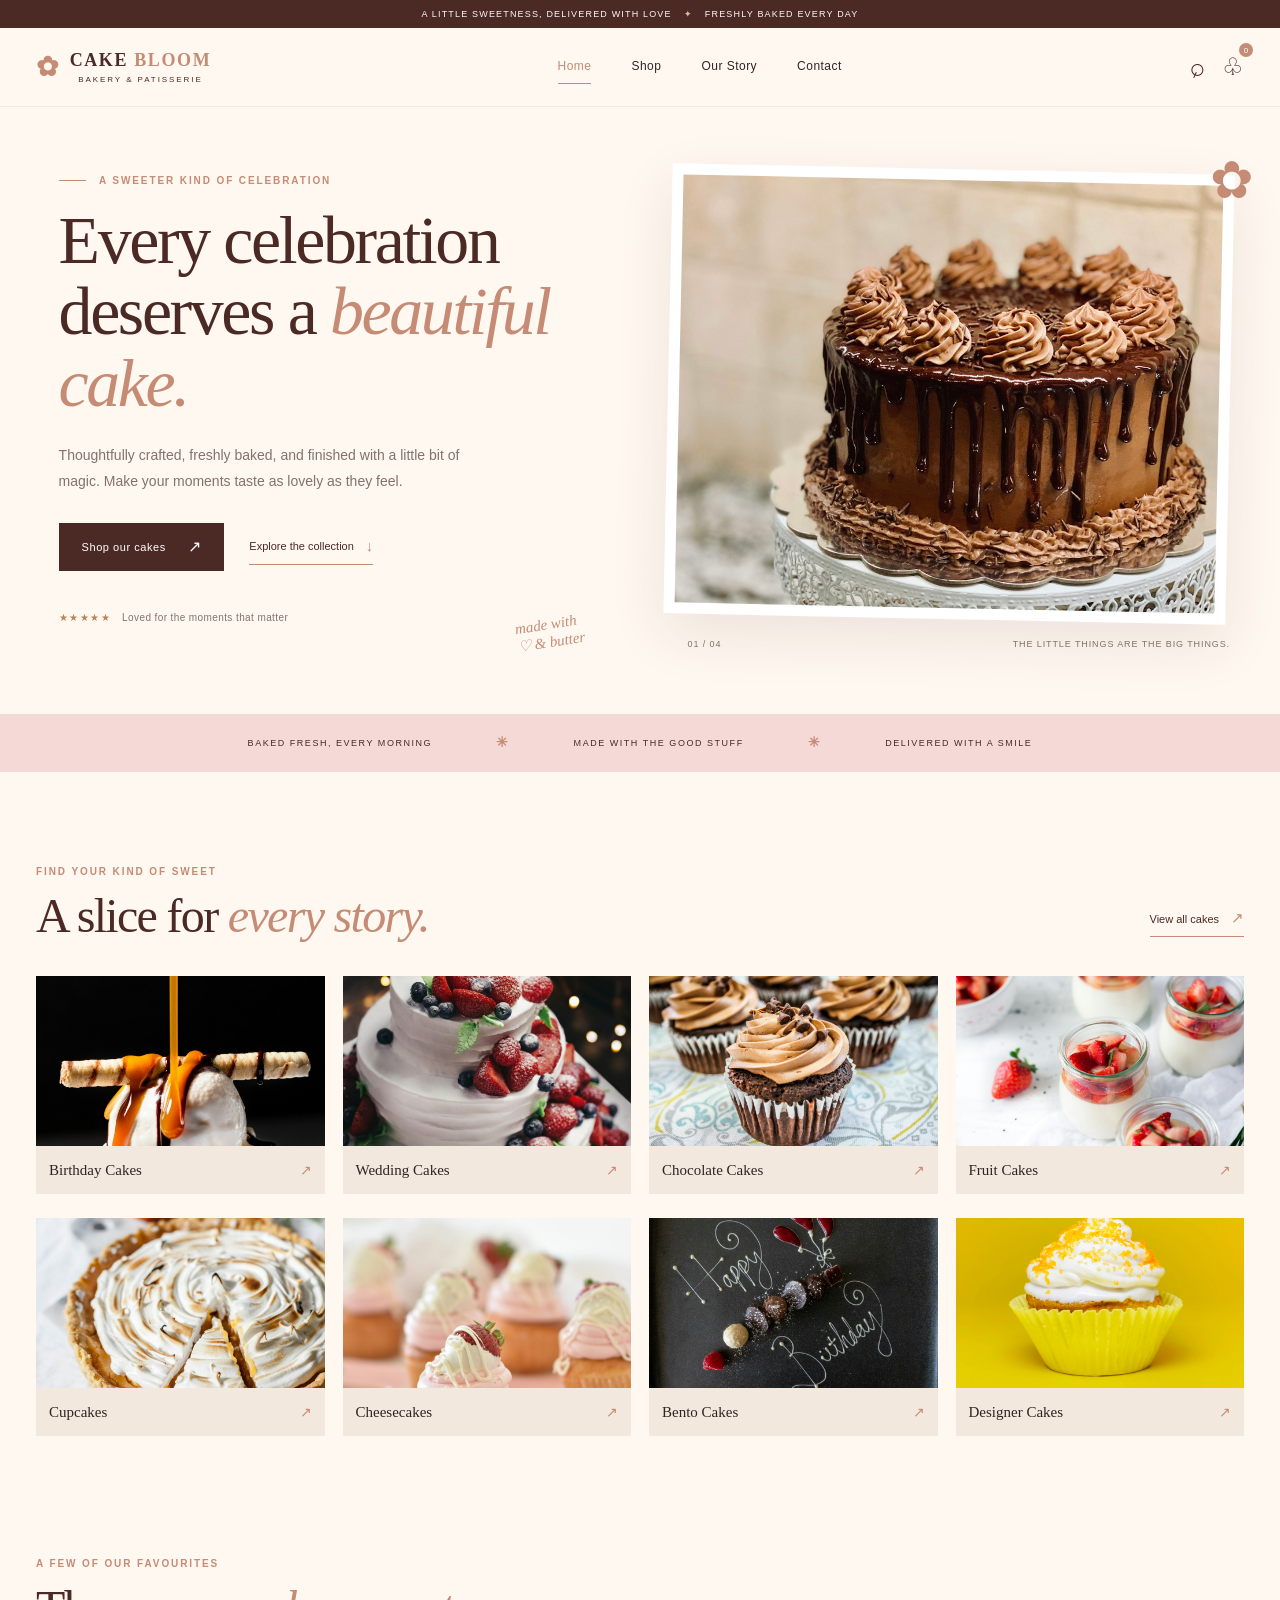
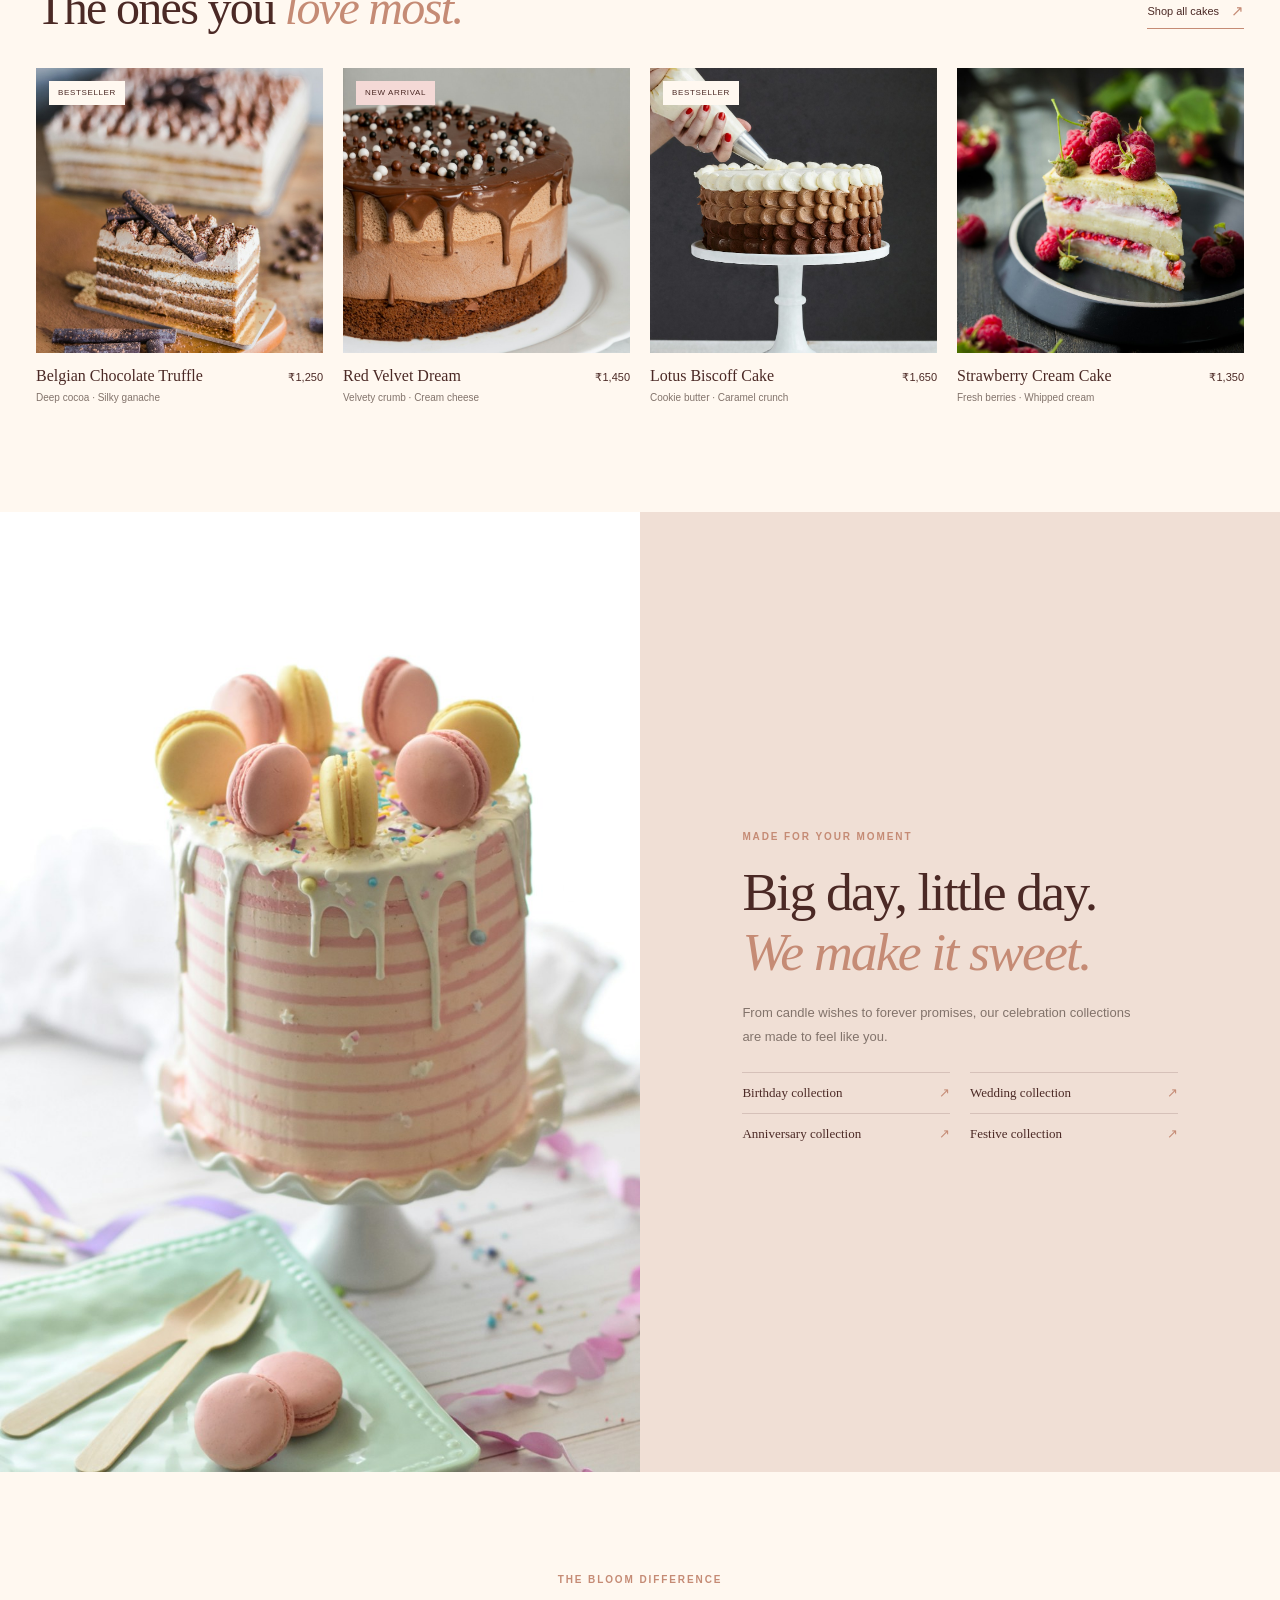
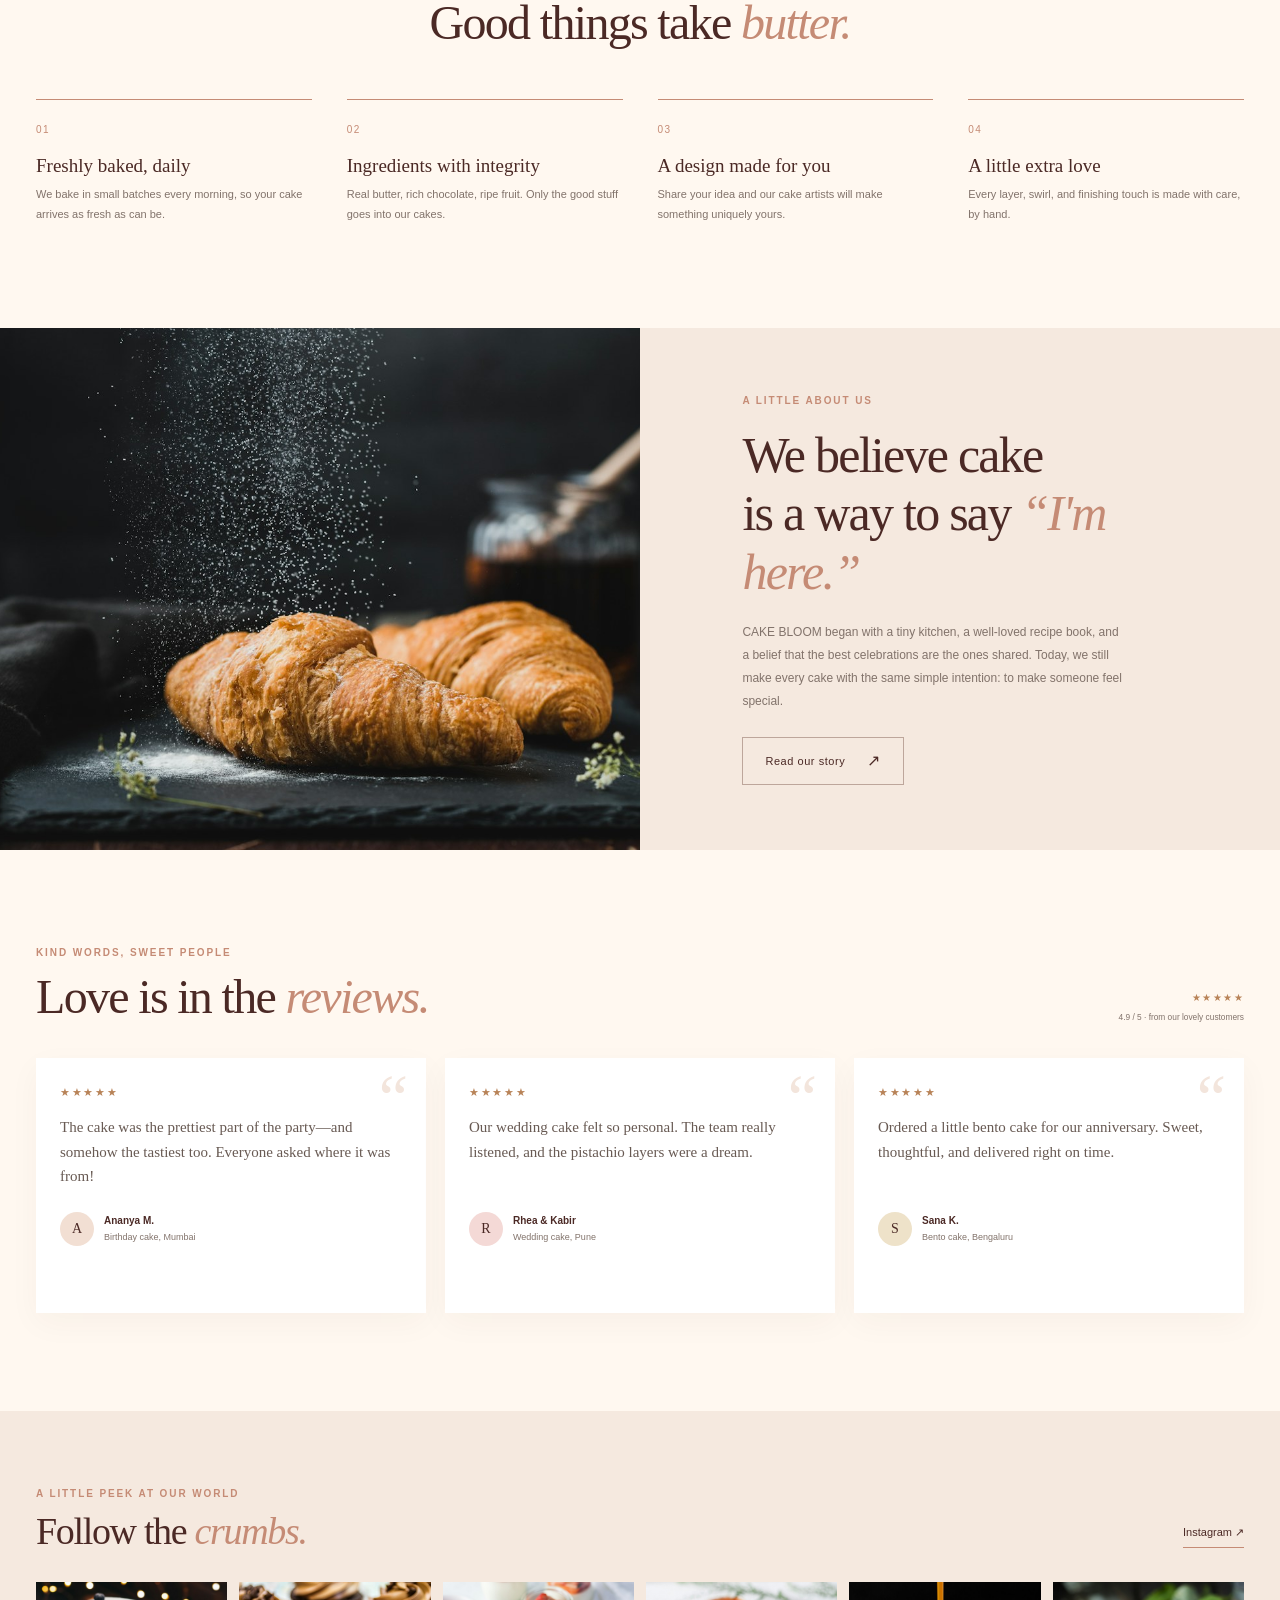
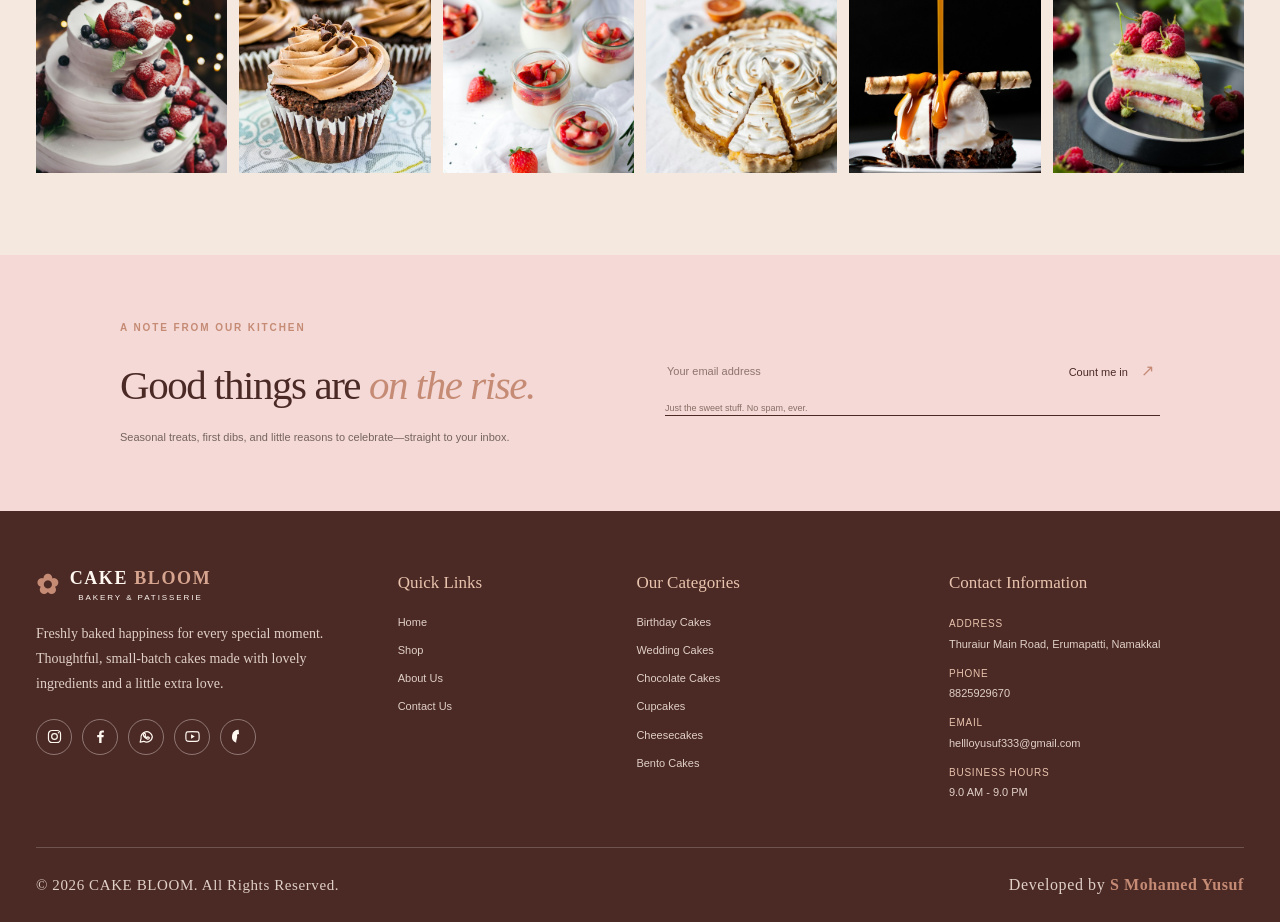
<file: index.html>
<!DOCTYPE html>
<html lang="en">

<head>
  <meta charset="UTF-8">
  <meta name="viewport" content="width=device-width, initial-scale=1.0">
  <meta name="description"
    content="Handcrafted cakes made with love for life's sweetest celebrations. Discover CAKE BLOOM's signature cakes and custom creations.">
  <title>CAKE BLOOM | Beautiful cakes, made with love</title>
  <link rel="stylesheet" href="css/style.css">
</head>

<body>
  <header class="site-header">
    <div class="top-note">A little sweetness, delivered with love <span>✦</span> Freshly baked every day</div>
    <div class="nav-shell">
      <a class="brand" href="index.html" aria-label="Cake Bloom home"><span class="brand-mark">✿</span><span>CAKE
          <i>BLOOM</i><small>BAKERY & PATISSERIE</small></span></a>
      <input class="nav-toggle" type="checkbox" id="nav-toggle" aria-label="Toggle navigation">
      <label class="menu-toggle" for="nav-toggle"><span></span><span></span><span></span><span class="sr-only">Toggle
          menu</span></label>
      <nav class="main-nav" aria-label="Main navigation">
        <a class="active" href="index.html">Home</a><a href="shop.html">Shop</a><a href="about.html">Our Story</a><a
          href="contact.html">Contact</a>
      </nav>
      <div class="nav-actions"><a class="icon-link search-icon" href="shop.html" aria-label="Browse cakes">⌕</a><a
          class="bag-link" href="shop.html" aria-label="Shopping bag">♧<span>0</span></a></div>
    </div>
  </header>

  <main>
    <section class="hero">
      <div class="hero-copy">
        <p class="eyebrow"><span class="eyebrow-line"></span> A sweeter kind of celebration</p>
        <h1>Every celebration deserves a <em>beautiful cake.</em></h1>
        <p class="hero-description">Thoughtfully crafted, freshly baked, and finished with a little bit of magic. Make
          your moments taste as lovely as they feel.</p>
        <div class="button-row"><a class="button button-dark" href="shop.html">Shop our cakes <span>↗</span></a><a
            class="text-link" href="#categories">Explore the collection <span>↓</span></a></div>
        <div class="hero-note"><span class="note-stars">★★★★★</span><span>Loved for the moments that matter</span></div>
        <span class="hero-scribble" aria-hidden="true">made with<br>♡ & butter</span>
      </div>
      <div class="hero-visual">
        <div class="hero-image-frame"><img src="assets/images/hero/celebration-cake.jpg"
            alt="Beautifully decorated celebration cake on a table"></div>
        <div class="image-caption"><span>01 / 04</span><span>The little things are the big things.</span></div>
        <span class="hero-flower" aria-hidden="true">✿</span>
      </div>
    </section>

    <div class="promise-strip"><span>BAKED FRESH, EVERY MORNING</span><b>✳</b><span>MADE WITH THE GOOD
        STUFF</span><b>✳</b><span>DELIVERED WITH A SMILE</span></div>

    <section class="section categories-section" id="categories">
      <div class="section-heading">
        <div>
          <p class="eyebrow">Find your kind of sweet</p>
          <h2>A slice for <em>every story.</em></h2>
        </div><a class="text-link" href="shop.html">View all cakes <span>↗</span></a>
      </div>
      <div class="category-grid">
        <a class="category-card" href="shop.html"><img src="assets/images/categories/birthday-cakes.jpg"
            alt="Birthday cake with colorful frosting"><span class="category-name">Birthday Cakes <b>↗</b></span></a>
        <a class="category-card" href="shop.html"><img src="assets/images/categories/wedding-cakes.jpg"
            alt="Elegant wedding cake"><span class="category-name">Wedding Cakes <b>↗</b></span></a>
        <a class="category-card" href="shop.html"><img src="assets/images/categories/chocolate-cakes.jpg"
            alt="Rich chocolate cake"><span class="category-name">Chocolate Cakes <b>↗</b></span></a>
        <a class="category-card" href="shop.html"><img src="assets/images/categories/fruit-cakes.jpg"
            alt="Cake decorated with fresh fruit"><span class="category-name">Fruit Cakes <b>↗</b></span></a>
        <a class="category-card" href="shop.html"><img src="assets/images/categories/cupcakes.jpg"
            alt="Delicate frosted cupcakes"><span class="category-name">Cupcakes <b>↗</b></span></a>
        <a class="category-card" href="shop.html"><img src="assets/images/categories/cheesecakes.jpg"
            alt="Creamy cheesecake"><span class="category-name">Cheesecakes <b>↗</b></span></a>
        <a class="category-card" href="shop.html"><img src="assets/images/categories/bento-cakes.jpg"
            alt="Petite bento cake"><span class="category-name">Bento Cakes <b>↗</b></span></a>
        <a class="category-card" href="shop.html"><img src="assets/images/categories/designer-cakes.jpg"
            alt="Artfully decorated designer cake"><span class="category-name">Designer Cakes <b>↗</b></span></a>
      </div>
    </section>

    <section class="section featured-section">
      <div class="section-heading">
        <div>
          <p class="eyebrow">A few of our favourites</p>
          <h2>The ones you <em>love most.</em></h2>
        </div><a class="text-link" href="shop.html">Shop all cakes <span>↗</span></a>
      </div>
      <div class="product-grid">
        <article class="product-card"><a class="product-photo" href="shop.html"><img
              src="assets/images/products/belgian-chocolate-truffle.jpg" alt="Belgian chocolate truffle cake"><span
              class="tag">Bestseller</span><span class="quick-view">Discover cake ↗</span></a>
          <div class="product-meta">
            <div>
              <h3>Belgian Chocolate Truffle</h3>
              <p>Deep cocoa · Silky ganache</p>
            </div><span class="price">₹1,250</span>
          </div>
        </article>
        <article class="product-card"><a class="product-photo" href="shop.html"><img
              src="assets/images/products/red-velvet-dream.jpg" alt="Red velvet cake with cream frosting"><span
              class="tag tag-pink">New arrival</span><span class="quick-view">Discover cake ↗</span></a>
          <div class="product-meta">
            <div>
              <h3>Red Velvet Dream</h3>
              <p>Velvety crumb · Cream cheese</p>
            </div><span class="price">₹1,450</span>
          </div>
        </article>
        <article class="product-card"><a class="product-photo" href="shop.html"><img
              src="assets/images/products/lotus-biscoff-cake.jpg" alt="Lotus Biscoff cake with caramel topping"><span
              class="tag">Bestseller</span><span class="quick-view">Discover cake ↗</span></a>
          <div class="product-meta">
            <div>
              <h3>Lotus Biscoff Cake</h3>
              <p>Cookie butter · Caramel crunch</p>
            </div><span class="price">₹1,650</span>
          </div>
        </article>
        <article class="product-card"><a class="product-photo" href="shop.html"><img
              src="assets/images/products/strawberry-cream-cake.jpg"
              alt="Strawberry cream cake with fresh berries"><span class="quick-view">Discover cake ↗</span></a>
          <div class="product-meta">
            <div>
              <h3>Strawberry Cream Cake</h3>
              <p>Fresh berries · Whipped cream</p>
            </div><span class="price">₹1,350</span>
          </div>
        </article>
      </div>
    </section>

    <section class="collection-band">
      <div class="collection-image"><img src="assets/images/products/premium-wedding-cake.jpg"
          alt="Elegant cake created for a special celebration"></div>
      <div class="collection-copy">
        <p class="eyebrow">Made for your moment</p>
        <h2>Big day, little day.<br><em>We make it sweet.</em></h2>
        <p>From candle wishes to forever promises, our celebration collections are made to feel like you.</p>
        <div class="collection-links"><a href="shop.html">Birthday collection <span>↗</span></a><a
            href="shop.html">Wedding collection <span>↗</span></a><a href="shop.html">Anniversary collection
            <span>↗</span></a><a href="shop.html">Festive collection <span>↗</span></a></div>
      </div>
    </section>

    <section class="section reasons-section">
      <div class="section-heading centered">
        <div>
          <p class="eyebrow">The bloom difference</p>
          <h2>Good things take <em>butter.</em></h2>
        </div>
      </div>
      <div class="reason-grid">
        <article><span>01</span>
          <h3>Freshly baked, daily</h3>
          <p>We bake in small batches every morning, so your cake arrives as fresh as can be.</p>
        </article>
        <article><span>02</span>
          <h3>Ingredients with integrity</h3>
          <p>Real butter, rich chocolate, ripe fruit. Only the good stuff goes into our cakes.</p>
        </article>
        <article><span>03</span>
          <h3>A design made for you</h3>
          <p>Share your idea and our cake artists will make something uniquely yours.</p>
        </article>
        <article><span>04</span>
          <h3>A little extra love</h3>
          <p>Every layer, swirl, and finishing touch is made with care, by hand.</p>
        </article>
      </div>
    </section>

    <section class="story-preview">
      <div class="story-photo"><img src="assets/images/about/layers-from-our-kitchen.jpg"
          alt="Freshly prepared layered cake from the Cake Bloom kitchen"></div>
      <div class="story-copy">
        <p class="eyebrow">A little about us</p>
        <h2>We believe cake<br>is a way to say <em>“I'm here.”</em></h2>
        <p>CAKE BLOOM began with a tiny kitchen, a well-loved recipe book, and a belief that the best celebrations are
          the ones shared. Today, we still make every cake with the same simple intention: to make someone feel special.
        </p><a class="button button-outline" href="about.html">Read our story <span>↗</span></a>
      </div>
    </section>

    <section class="section reviews-section">
      <div class="section-heading">
        <div>
          <p class="eyebrow">Kind words, sweet people</p>
          <h2>Love is in the <em>reviews.</em></h2>
        </div>
        <div class="review-rating"><span>★★★★★</span><small>4.9 / 5 · from our lovely customers</small></div>
      </div>
      <div class="review-grid">
        <article class="review-card"><span class="quote-mark">“</span>
          <div class="stars">★★★★★</div>
          <p>The cake was the prettiest part of the party—and somehow the tastiest too. Everyone asked where it was
            from!</p>
          <div class="reviewer"><span class="avatar">A</span><span><b>Ananya M.</b><small>Birthday cake,
                Mumbai</small></span></div>
        </article>
        <article class="review-card"><span class="quote-mark">“</span>
          <div class="stars">★★★★★</div>
          <p>Our wedding cake felt so personal. The team really listened, and the pistachio layers were a dream.</p>
          <div class="reviewer"><span class="avatar avatar-rose">R</span><span><b>Rhea & Kabir</b><small>Wedding cake,
                Pune</small></span></div>
        </article>
        <article class="review-card"><span class="quote-mark">“</span>
          <div class="stars">★★★★★</div>
          <p>Ordered a little bento cake for our anniversary. Sweet, thoughtful, and delivered right on time.</p>
          <div class="reviewer"><span class="avatar avatar-gold">S</span><span><b>Sana K.</b><small>Bento cake,
                Bengaluru</small></span></div>
        </article>
      </div>
    </section>

    <section class="instagram-section">
      <div class="section-heading">
        <div>
          <p class="eyebrow">A little peek at our world</p>
          <h2>Follow the <em>crumbs.</em></h2>
        </div><a class="text-link" href="https://www.instagram.com/" aria-label="Instagram">Instagram ↗</a>
      </div>
      <div class="gallery-grid"><a href="https://www.instagram.com/"><img src="assets/images/gallery/sweet-moment-1.jpg"
            alt="Cake detail from the Cake Bloom kitchen"></a><a href="https://www.instagram.com/"><img
            src="assets/images/gallery/sweet-moment-2.jpg" alt="A freshly decorated cake"></a><a
          href="https://www.instagram.com/"><img src="assets/images/gallery/sweet-moment-3.jpg"
            alt="A celebration cake ready to share"></a><a href="https://www.instagram.com/"><img
            src="assets/images/gallery/sweet-moment-4.jpg" alt="Sweet treats from Cake Bloom"></a><a
          href="https://www.instagram.com/"><img src="assets/images/gallery/sweet-moment-5.jpg"
            alt="A joyful cake moment"></a><a href="https://www.instagram.com/"><img
            src="assets/images/gallery/sweet-moment-6.jpg" alt="Freshly baked cake with fruit"></a></div>
    </section>

    <section class="newsletter">
      <div>
        <p class="eyebrow">A note from our kitchen</p>
        <h2>Good things are <em>on the rise.</em></h2>
        <p>Seasonal treats, first dibs, and little reasons to celebrate—straight to your inbox.</p>
      </div>
      <div class="newsletter-control"><label class="sr-only" for="email-home">Your email address</label><input
          id="email-home" type="email" placeholder="Your email address"><button type="button">Count me in
          <span>↗</span></button><small>Just the sweet stuff. No spam, ever.</small></div>
    </section>
  </main>

  <footer class="site-footer">
    <div class="footer-main">
      <div class="footer-brand">
        <a class="brand brand-light" href="index.html"><span class="brand-mark">✿</span><span>CAKE
            <i>BLOOM</i><small>BAKERY & PATISSERIE</small></span></a>
        <p>Freshly baked happiness for every special moment. Thoughtful, small-batch cakes made with lovely ingredients
          and a little extra love.</p>
        <nav class="social-links" aria-label="Social media">
          <a href="https://www.instagram.com/mohxmed_yusuf?psln=MXM1cXBqamxoYWNpYQ==" target="_blank"
            rel="noopener noreferrer" aria-label="Instagram (edit placeholder URL)"><svg viewBox="0 0 24 24"
              aria-hidden="true">
              <rect x="3.5" y="3.5" width="17" height="17" rx="5"></rect>
              <circle cx="12" cy="12" r="4"></circle>
              <circle class="icon-fill" cx="17.6" cy="6.7" r="1"></circle>
            </svg></a>
          <a href="https://www.facebook.com/share/19pJ58gUBm/" target="_blank" rel="noopener noreferrer"
            aria-label="Facebook (edit placeholder URL)"><svg viewBox="0 0 24 24" aria-hidden="true">
              <path class="icon-fill"
                d="M13.5 21v-8h2.7l.4-3.1h-3.1v-2c0-.9.3-1.5 1.6-1.5h1.7V3.6c-.3 0-1.3-.1-2.5-.1-2.5 0-4.2 1.5-4.2 4.3v2.1H7.3V13h2.8v8z">
              </path>
            </svg></a>
          <a href="https://wa.me/918825929670" target="_blank" rel="noopener noreferrer"
            aria-label="WhatsApp (edit placeholder URL)"><svg viewBox="0 0 24 24" aria-hidden="true">
              <path d="M20.2 11.7a8.1 8.1 0 0 1-12 7.1L3 20l1.3-5a8.1 8.1 0 1 1 15.9-3.3Z"></path>
              <path
                d="M8.2 7.9c.2-.4.4-.4.7-.4h.5c.2 0 .4.1.5.4l.7 1.7c.1.2.1.4 0 .6l-.5.6c-.2.2-.2.4 0 .7.5.8 1.2 1.5 2 2 .3.2.5.2.7-.1l.7-.8c.2-.2.4-.2.6-.1l1.6.8c.2.1.4.3.4.5s-.1 1-.7 1.4c-.5.4-1.2.6-1.9.4-1-.2-2.3-.8-3.7-2.1-1.2-1.1-2-2.5-2.2-3.4-.2-.9.1-1.7.6-2.2Z">
              </path>
            </svg></a>
          <a href="https://www.youtube.com/@your-channel" target="_blank" rel="noopener noreferrer"
            aria-label="YouTube (edit placeholder URL)"><svg viewBox="0 0 24 24" aria-hidden="true">
              <path
                d="M21 7.2a2.5 2.5 0 0 0-1.8-1.8C17.6 5 12 5 12 5s-5.6 0-7.2.4A2.5 2.5 0 0 0 3 7.2 26 26 0 0 0 2.6 12 26 26 0 0 0 3 16.8a2.5 2.5 0 0 0 1.8 1.8C6.4 19 12 19 12 19s5.6 0 7.2-.4a2.5 2.5 0 0 0 1.8-1.8 26 26 0 0 0 .4-4.8 26 26 0 0 0-.4-4.8Z">
              </path>
              <path class="icon-fill" d="m10 15.2 5.2-3.2L10 8.8z"></path>
            </svg></a>
          <a href="https://www.pinterest.com/your-profile/" target="_blank" rel="noopener noreferrer"
            aria-label="Pinterest (edit placeholder URL)"><svg viewBox="0 0 24 24" aria-hidden="true">
              <path class="icon-fill"
                d="M12.2 2.5a9.5 9.5 0 0 0-3.5 18.3c0-.8 0-1.8.2-2.7l1.3-5.6s-.3-.6-.3-1.5c0-1.4.8-2.5 1.8-2.5.8 0 1.2.6 1.2 1.4 0 .8-.5 2- .8 3.2-.2 1 .5 1.8 1.5 1.8 1.8 0 3-2.3 3-5 0-2.1-1.4-3.7-4-3.7-2.9 0-4.8 2.2-4.8 4.6 0 .8.2 1.5.6 2 .2.2.2.4.1.7l-.2.8c-.1.3-.3.4-.6.3-1.3-.5-1.9-1.9-1.9-3.5 0-2.6 2.2-5.8 6.7-5.8 3.6 0 6 2.6 6 5.4 0 3.7-2 6.5-5 6.5-1 0-2-.6-2.3-1.2l-.7 2.8c-.2 1-.8 1.9-1.2 2.7a9.5 9.5 0 1 0 2.9-18.8Z">
              </path>
            </svg></a>
        </nav>
      </div>
      <nav class="footer-col" aria-label="Quick links">
        <h3>Quick Links</h3><a href="index.html">Home</a><a href="shop.html">Shop</a><a href="about.html">About Us</a><a
          href="contact.html">Contact Us</a>
      </nav>
      <nav class="footer-col" aria-label="Our categories">
        <h3>Our Categories</h3><a href="shop.html">Birthday Cakes</a><a href="shop.html">Wedding Cakes</a><a
          href="shop.html">Chocolate Cakes</a><a href="shop.html">Cupcakes</a><a href="shop.html">Cheesecakes</a><a
          href="shop.html">Bento Cakes</a>
      </nav>
      <div class="footer-col footer-contact">
        <h3>Contact Information</h3>
        <p><b>Address</b><span>Thuraiur Main Road, Erumapatti, Namakkal</span></p>
        <p><b>Phone</b><span><a href="tel:8825929670">8825929670</a></span></p>

        <p><b>Email</b><span><a href="mailto:hellloyusuf333@gmail.com">hellloyusuf333@gmail.com</a></span></p>
        <p><b>Business Hours</b><span>9.0 AM - 9.0 PM</span></p>
      </div>
    </div>
    <div class="footer-bottom">
      <p class="copyright-text">
        &copy; 2026 CAKE BLOOM. All Rights Reserved.
      </p>
      <p class="developer-credit">
        Developed by
        <a href="https://wa.me/918825929670" target="_blank" rel="noopener noreferrer">
          S Mohamed Yusuf
        </a>
      </p>
    </div>
  </footer>
</body>

</html>
</file>
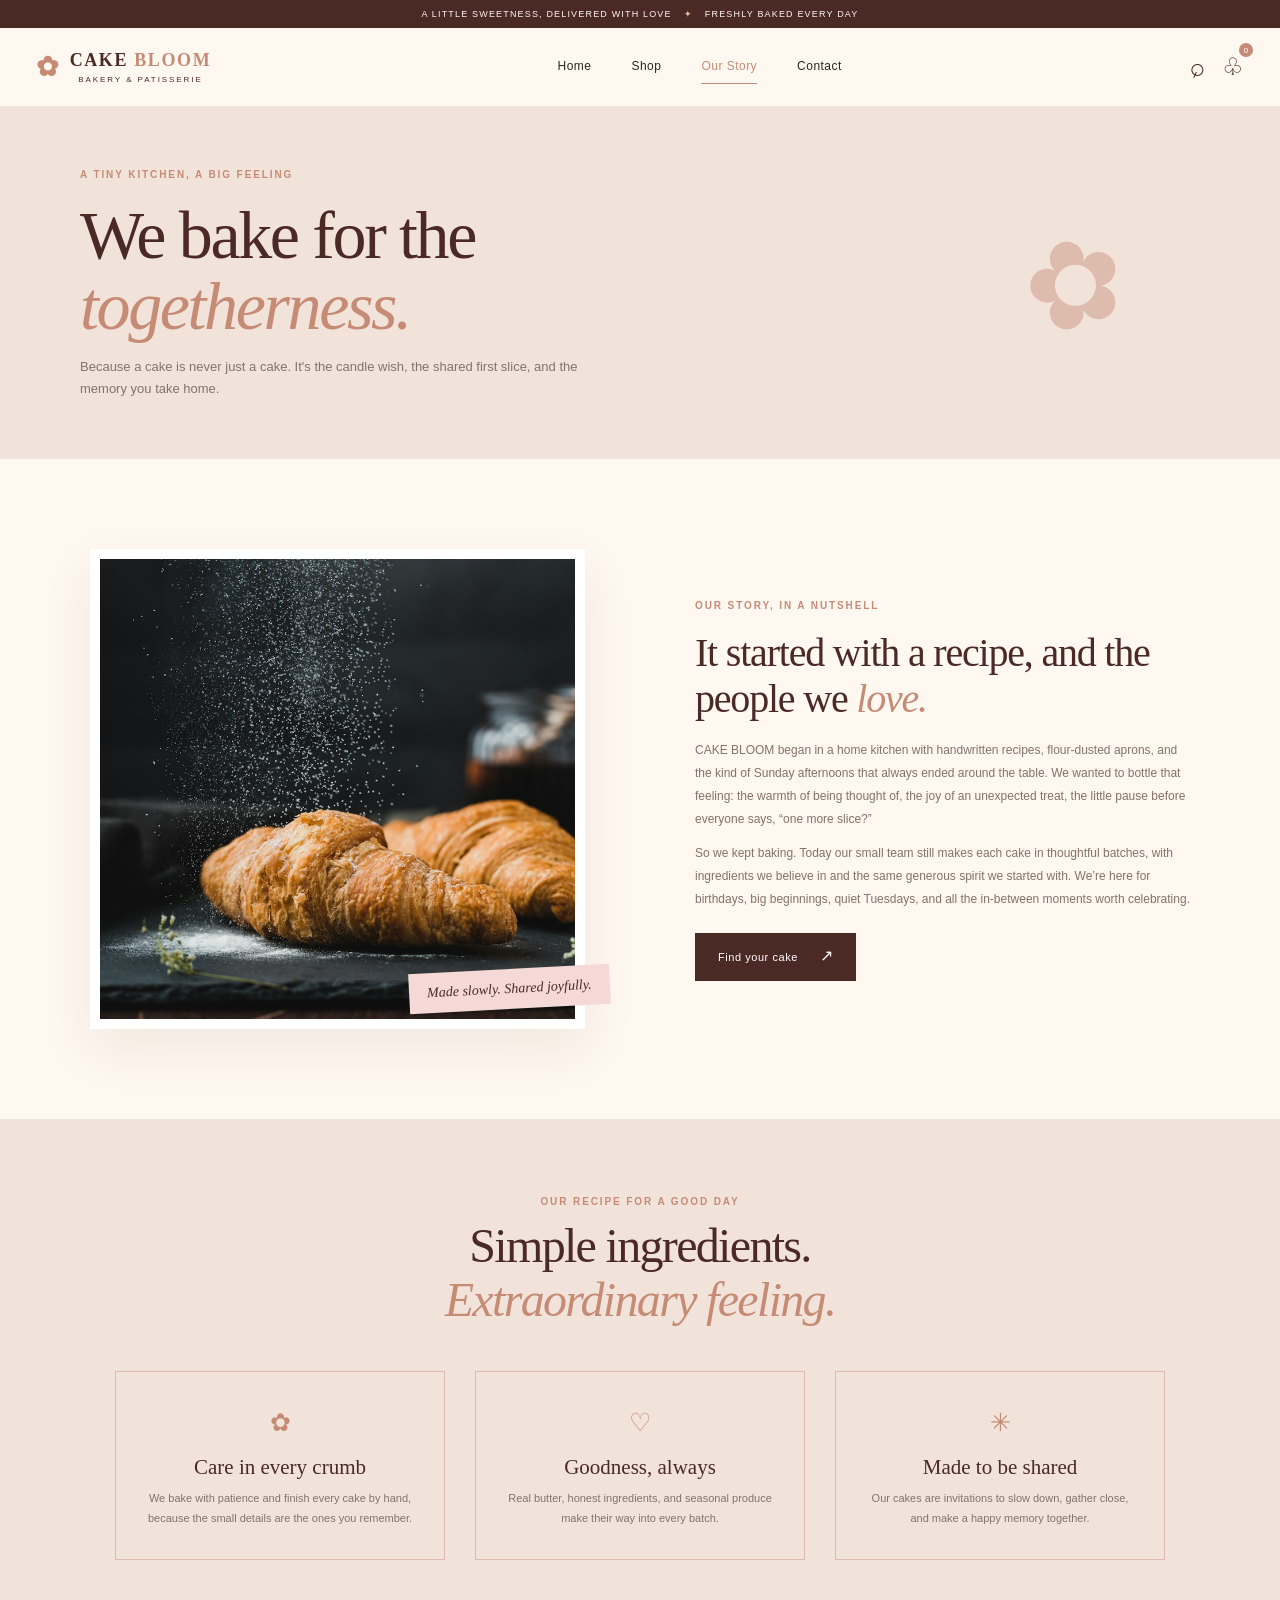
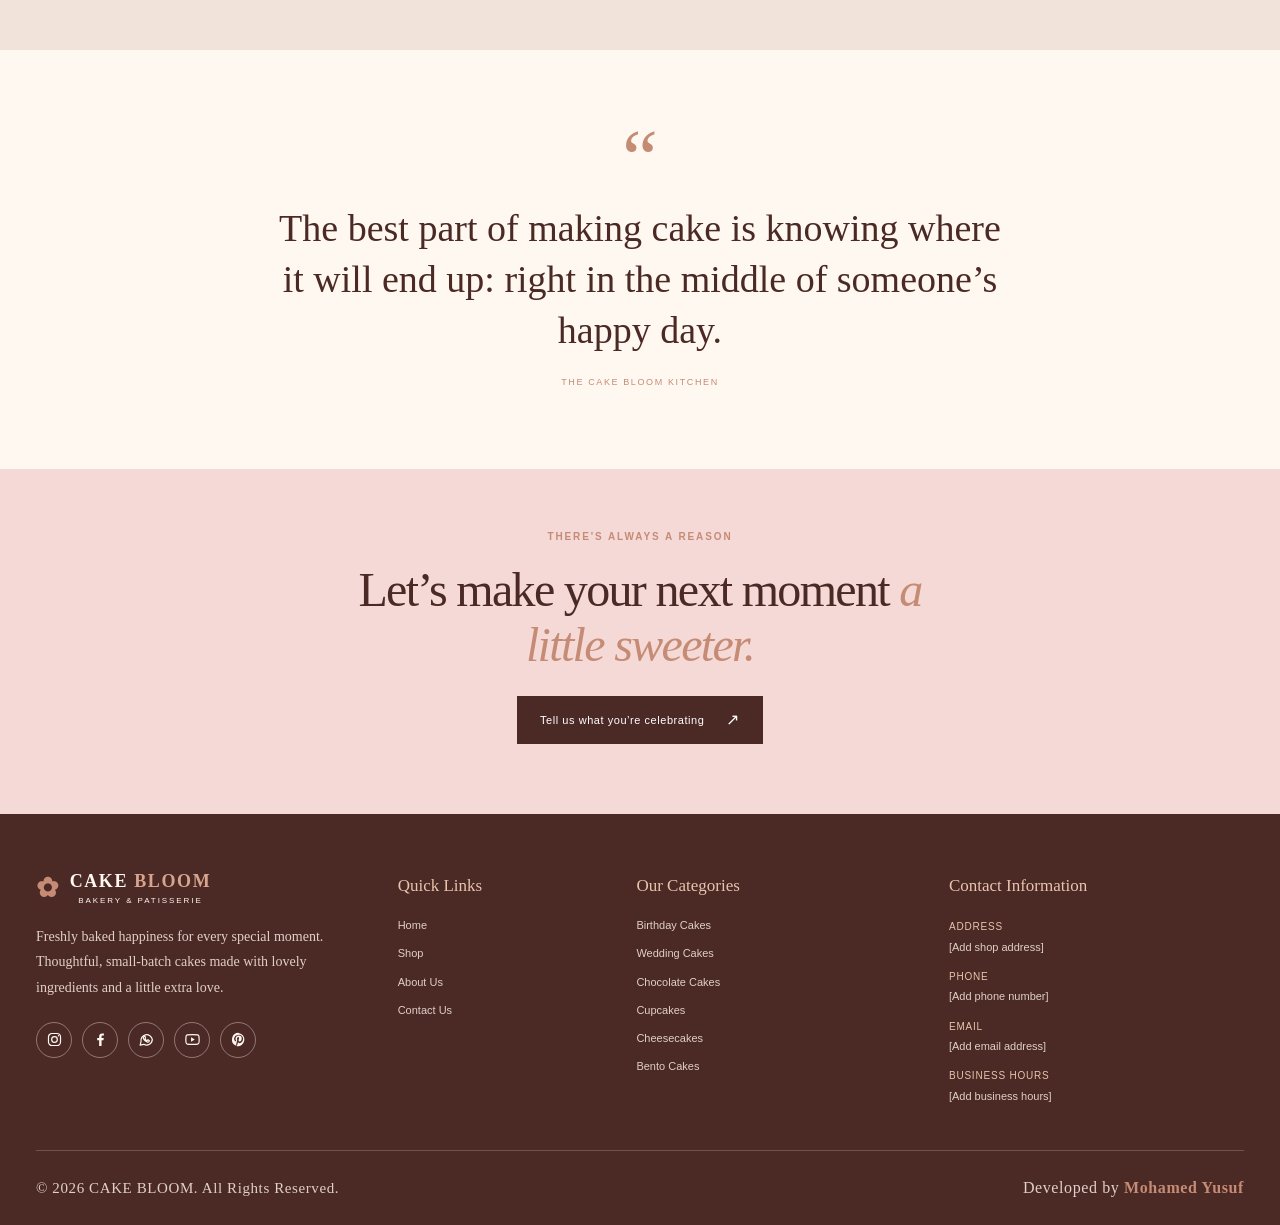
<file: about.html>
<!DOCTYPE html>
<html lang="en">
<head>
  <meta charset="UTF-8">
  <meta name="viewport" content="width=device-width, initial-scale=1.0">
  <meta name="description" content="Meet CAKE BLOOM: a small-batch bakery making memorable cakes for life's most meaningful moments.">
  <title>Our Story | CAKE BLOOM</title>
  <link rel="stylesheet" href="css/style.css">
</head>
<body>
  <header class="site-header"><div class="top-note">A little sweetness, delivered with love <span>✦</span> Freshly baked every day</div><div class="nav-shell"><a class="brand" href="index.html" aria-label="Cake Bloom home"><span class="brand-mark">✿</span><span>CAKE <i>BLOOM</i><small>BAKERY & PATISSERIE</small></span></a><input class="nav-toggle" type="checkbox" id="nav-toggle" aria-label="Toggle navigation"><label class="menu-toggle" for="nav-toggle"><span></span><span></span><span></span><span class="sr-only">Toggle menu</span></label><nav class="main-nav" aria-label="Main navigation"><a href="index.html">Home</a><a href="shop.html">Shop</a><a class="active" href="about.html">Our Story</a><a href="contact.html">Contact</a></nav><div class="nav-actions"><a class="icon-link search-icon" href="shop.html" aria-label="Browse cakes">⌕</a><a class="bag-link" href="shop.html" aria-label="Shopping bag">♧<span>0</span></a></div></div></header>
  <main>
    <section class="page-hero about-hero"><div><p class="eyebrow">A tiny kitchen, a big feeling</p><h1>We bake for the <em>togetherness.</em></h1><p>Because a cake is never just a cake. It's the candle wish, the shared first slice, and the memory you take home.</p></div><span class="about-hero-flower">✿</span></section>
    <section class="story-page"><div class="story-page-image"><img src="assets/images/about/layers-from-our-kitchen.jpg" alt="Freshly prepared layered cake from the Cake Bloom kitchen"><span>Made slowly. Shared joyfully.</span></div><div class="story-page-copy"><p class="eyebrow">Our story, in a nutshell</p><h2>It started with a recipe, and the people we <em>love.</em></h2><p>CAKE BLOOM began in a home kitchen with handwritten recipes, flour-dusted aprons, and the kind of Sunday afternoons that always ended around the table. We wanted to bottle that feeling: the warmth of being thought of, the joy of an unexpected treat, the little pause before everyone says, “one more slice?”</p><p>So we kept baking. Today our small team still makes each cake in thoughtful batches, with ingredients we believe in and the same generous spirit we started with. We’re here for birthdays, big beginnings, quiet Tuesdays, and all the in-between moments worth celebrating.</p><a class="button button-dark" href="shop.html">Find your cake <span>↗</span></a></div></section>
    <section class="values-section"><div class="section-heading centered"><div><p class="eyebrow">Our recipe for a good day</p><h2>Simple ingredients.<br><em>Extraordinary feeling.</em></h2></div></div><div class="values-grid"><article><span>✿</span><h3>Care in every crumb</h3><p>We bake with patience and finish every cake by hand, because the small details are the ones you remember.</p></article><article><span>♡</span><h3>Goodness, always</h3><p>Real butter, honest ingredients, and seasonal produce make their way into every batch.</p></article><article><span>✳</span><h3>Made to be shared</h3><p>Our cakes are invitations to slow down, gather close, and make a happy memory together.</p></article></div></section>
    <section class="about-quote"><span>“</span><blockquote>The best part of making cake is knowing where it will end up: right in the middle of someone’s happy day.</blockquote><p>THE CAKE BLOOM KITCHEN</p></section>
    <section class="about-cta"><p class="eyebrow">There's always a reason</p><h2>Let’s make your next moment <em>a little sweeter.</em></h2><a class="button button-dark" href="contact.html">Tell us what you’re celebrating <span>↗</span></a></section>
  </main>
  <footer class="site-footer">
    <div class="footer-main">
      <div class="footer-brand">
        <a class="brand brand-light" href="index.html"><span class="brand-mark">✿</span><span>CAKE <i>BLOOM</i><small>BAKERY & PATISSERIE</small></span></a>
        <p>Freshly baked happiness for every special moment. Thoughtful, small-batch cakes made with lovely ingredients and a little extra love.</p>
        <nav class="social-links" aria-label="Social media">
          <a href="https://www.instagram.com/your-account/" target="_blank" rel="noopener noreferrer" aria-label="Instagram (edit placeholder URL)"><svg viewBox="0 0 24 24" aria-hidden="true"><rect x="3.5" y="3.5" width="17" height="17" rx="5"></rect><circle cx="12" cy="12" r="4"></circle><circle class="icon-fill" cx="17.6" cy="6.7" r="1"></circle></svg></a>
          <a href="https://www.facebook.com/your-page/" target="_blank" rel="noopener noreferrer" aria-label="Facebook (edit placeholder URL)"><svg viewBox="0 0 24 24" aria-hidden="true"><path class="icon-fill" d="M13.5 21v-8h2.7l.4-3.1h-3.1v-2c0-.9.3-1.5 1.6-1.5h1.7V3.6c-.3 0-1.3-.1-2.5-.1-2.5 0-4.2 1.5-4.2 4.3v2.1H7.3V13h2.8v8z"></path></svg></a>
          <a href="https://wa.me/your-number" target="_blank" rel="noopener noreferrer" aria-label="WhatsApp (edit placeholder URL)"><svg viewBox="0 0 24 24" aria-hidden="true"><path d="M20.2 11.7a8.1 8.1 0 0 1-12 7.1L3 20l1.3-5a8.1 8.1 0 1 1 15.9-3.3Z"></path><path d="M8.2 7.9c.2-.4.4-.4.7-.4h.5c.2 0 .4.1.5.4l.7 1.7c.1.2.1.4 0 .6l-.5.6c-.2.2-.2.4 0 .7.5.8 1.2 1.5 2 2 .3.2.5.2.7-.1l.7-.8c.2-.2.4-.2.6-.1l1.6.8c.2.1.4.3.4.5s-.1 1-.7 1.4c-.5.4-1.2.6-1.9.4-1-.2-2.3-.8-3.7-2.1-1.2-1.1-2-2.5-2.2-3.4-.2-.9.1-1.7.6-2.2Z"></path></svg></a>
          <a href="https://www.youtube.com/@your-channel" target="_blank" rel="noopener noreferrer" aria-label="YouTube (edit placeholder URL)"><svg viewBox="0 0 24 24" aria-hidden="true"><path d="M21 7.2a2.5 2.5 0 0 0-1.8-1.8C17.6 5 12 5 12 5s-5.6 0-7.2.4A2.5 2.5 0 0 0 3 7.2 26 26 0 0 0 2.6 12 26 26 0 0 0 3 16.8a2.5 2.5 0 0 0 1.8 1.8C6.4 19 12 19 12 19s5.6 0 7.2-.4a2.5 2.5 0 0 0 1.8-1.8 26 26 0 0 0 .4-4.8 26 26 0 0 0-.4-4.8Z"></path><path class="icon-fill" d="m10 15.2 5.2-3.2L10 8.8z"></path></svg></a>
          <a href="https://www.pinterest.com/your-profile/" target="_blank" rel="noopener noreferrer" aria-label="Pinterest (edit placeholder URL)"><svg viewBox="0 0 24 24" aria-hidden="true"><path class="icon-fill" d="M12.2 2.5a9.5 9.5 0 0 0-3.5 18.3c0-.8 0-1.8.2-2.7l1.3-5.6s-.3-.6-.3-1.5c0-1.4.8-2.5 1.8-2.5.8 0 1.2.6 1.2 1.4 0 .8-.5 2-.8 3.2-.2 1 .5 1.8 1.5 1.8 1.8 0 3-2.3 3-5 0-2.1-1.4-3.7-4-3.7-2.9 0-4.8 2.2-4.8 4.6 0 .8.2 1.5.6 2 .2.2.2.4.1.7l-.2.8c-.1.3-.3.4-.6.3-1.3-.5-1.9-1.9-1.9-3.5 0-2.6 2.2-5.8 6.7-5.8 3.6 0 6 2.6 6 5.4 0 3.7-2 6.5-5 6.5-1 0-2-.6-2.3-1.2l-.7 2.8c-.2 1-.8 1.9-1.2 2.7a9.5 9.5 0 1 0 2.9-18.8Z"></path></svg></a>
        </nav>
      </div>
      <nav class="footer-col" aria-label="Quick links"><h3>Quick Links</h3><a href="index.html">Home</a><a href="shop.html">Shop</a><a href="about.html">About Us</a><a href="contact.html">Contact Us</a></nav>
      <nav class="footer-col" aria-label="Our categories"><h3>Our Categories</h3><a href="shop.html">Birthday Cakes</a><a href="shop.html">Wedding Cakes</a><a href="shop.html">Chocolate Cakes</a><a href="shop.html">Cupcakes</a><a href="shop.html">Cheesecakes</a><a href="shop.html">Bento Cakes</a></nav>
      <div class="footer-col footer-contact"><h3>Contact Information</h3><p><b>Address</b><span>[Add shop address]</span></p><p><b>Phone</b><span>[Add phone number]</span></p><p><b>Email</b><span>[Add email address]</span></p><p><b>Business Hours</b><span>[Add business hours]</span></p></div>
    </div>
    <div class="footer-bottom">
      <p class="copyright-text">
        &copy; 2026 CAKE BLOOM. All Rights Reserved.
      </p>
      <p class="developer-credit">
        Developed by
        <a href="https://www.linkedin.com/" target="_blank" rel="noopener noreferrer">
          Mohamed Yusuf
        </a>
      </p>
    </div>
  </footer>
</body>
</html>
</file>
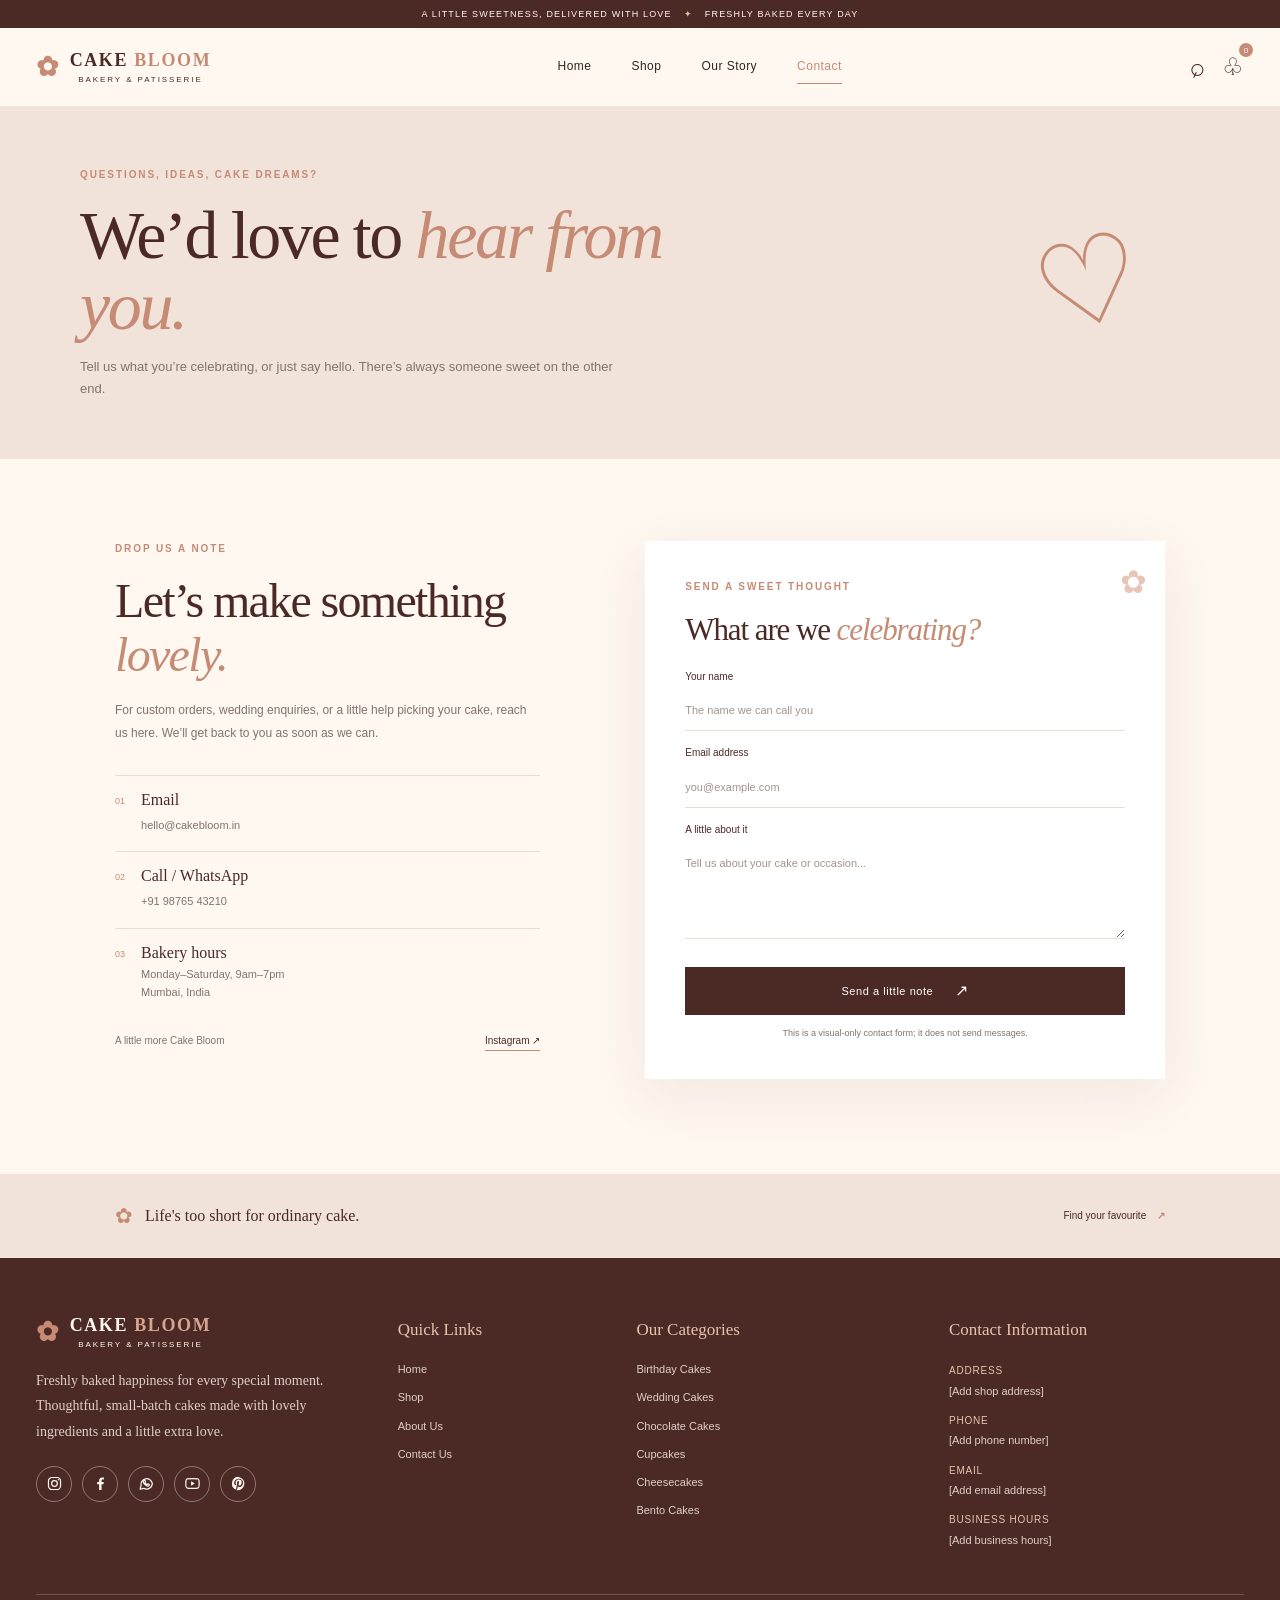
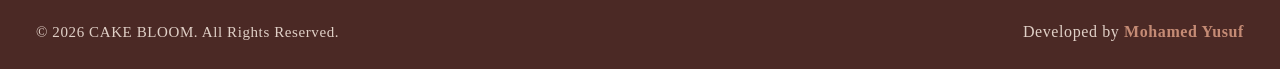
<file: contact.html>
<!DOCTYPE html>
<html lang="en">
<head>
  <meta charset="UTF-8">
  <meta name="viewport" content="width=device-width, initial-scale=1.0">
  <meta name="description" content="Contact CAKE BLOOM about custom cakes, celebrations, and bakery enquiries.">
  <title>Contact | CAKE BLOOM</title>
  <link rel="stylesheet" href="css/style.css">
</head>
<body>
  <header class="site-header"><div class="top-note">A little sweetness, delivered with love <span>✦</span> Freshly baked every day</div><div class="nav-shell"><a class="brand" href="index.html" aria-label="Cake Bloom home"><span class="brand-mark">✿</span><span>CAKE <i>BLOOM</i><small>BAKERY & PATISSERIE</small></span></a><input class="nav-toggle" type="checkbox" id="nav-toggle" aria-label="Toggle navigation"><label class="menu-toggle" for="nav-toggle"><span></span><span></span><span></span><span class="sr-only">Toggle menu</span></label><nav class="main-nav" aria-label="Main navigation"><a href="index.html">Home</a><a href="shop.html">Shop</a><a href="about.html">Our Story</a><a class="active" href="contact.html">Contact</a></nav><div class="nav-actions"><a class="icon-link search-icon" href="shop.html" aria-label="Browse cakes">⌕</a><a class="bag-link" href="shop.html" aria-label="Shopping bag">♧<span>0</span></a></div></div></header>
  <main>
    <section class="page-hero contact-hero"><div><p class="eyebrow">Questions, ideas, cake dreams?</p><h1>We’d love to <em>hear from you.</em></h1><p>Tell us what you’re celebrating, or just say hello. There’s always someone sweet on the other end.</p></div><span class="contact-heart">♡</span></section>
    <section class="contact-layout"><div class="contact-details"><p class="eyebrow">Drop us a note</p><h2>Let’s make something <em>lovely.</em></h2><p>For custom orders, wedding enquiries, or a little help picking your cake, reach us here. We’ll get back to you as soon as we can.</p><div class="contact-item"><span>01</span><div><h3>Email</h3><a href="mailto:hello@cakebloom.in">hello@cakebloom.in</a></div></div><div class="contact-item"><span>02</span><div><h3>Call / WhatsApp</h3><a href="tel:+919876543210">+91 98765 43210</a></div></div><div class="contact-item"><span>03</span><div><h3>Bakery hours</h3><p>Monday–Saturday, 9am–7pm<br>Mumbai, India</p></div></div><div class="contact-social">A little more Cake Bloom <a href="https://www.instagram.com/">Instagram ↗</a></div></div>
      <div class="contact-card"><span class="form-flower">✿</span><p class="eyebrow">Send a sweet thought</p><h2>What are we <em>celebrating?</em></h2><label for="contact-name">Your name</label><input id="contact-name" type="text" placeholder="The name we can call you"><label for="contact-email">Email address</label><input id="contact-email" type="email" placeholder="you@example.com"><label for="contact-message">A little about it</label><textarea id="contact-message" rows="4" placeholder="Tell us about your cake or occasion..."></textarea><button type="button" class="button button-dark">Send a little note <span>↗</span></button><small>This is a visual-only contact form; it does not send messages.</small></div>
    </section>
    <section class="contact-bottom"><div><span>✿</span><p>Life's too short for ordinary cake.</p></div><a href="shop.html">Find your favourite <b>↗</b></a></section>
  </main>
  <footer class="site-footer">
    <div class="footer-main">
      <div class="footer-brand">
        <a class="brand brand-light" href="index.html"><span class="brand-mark">✿</span><span>CAKE <i>BLOOM</i><small>BAKERY & PATISSERIE</small></span></a>
        <p>Freshly baked happiness for every special moment. Thoughtful, small-batch cakes made with lovely ingredients and a little extra love.</p>
        <nav class="social-links" aria-label="Social media">
          <a href="https://www.instagram.com/your-account/" target="_blank" rel="noopener noreferrer" aria-label="Instagram (edit placeholder URL)"><svg viewBox="0 0 24 24" aria-hidden="true"><rect x="3.5" y="3.5" width="17" height="17" rx="5"></rect><circle cx="12" cy="12" r="4"></circle><circle class="icon-fill" cx="17.6" cy="6.7" r="1"></circle></svg></a>
          <a href="https://www.facebook.com/your-page/" target="_blank" rel="noopener noreferrer" aria-label="Facebook (edit placeholder URL)"><svg viewBox="0 0 24 24" aria-hidden="true"><path class="icon-fill" d="M13.5 21v-8h2.7l.4-3.1h-3.1v-2c0-.9.3-1.5 1.6-1.5h1.7V3.6c-.3 0-1.3-.1-2.5-.1-2.5 0-4.2 1.5-4.2 4.3v2.1H7.3V13h2.8v8z"></path></svg></a>
          <a href="https://wa.me/your-number" target="_blank" rel="noopener noreferrer" aria-label="WhatsApp (edit placeholder URL)"><svg viewBox="0 0 24 24" aria-hidden="true"><path d="M20.2 11.7a8.1 8.1 0 0 1-12 7.1L3 20l1.3-5a8.1 8.1 0 1 1 15.9-3.3Z"></path><path d="M8.2 7.9c.2-.4.4-.4.7-.4h.5c.2 0 .4.1.5.4l.7 1.7c.1.2.1.4 0 .6l-.5.6c-.2.2-.2.4 0 .7.5.8 1.2 1.5 2 2 .3.2.5.2.7-.1l.7-.8c.2-.2.4-.2.6-.1l1.6.8c.2.1.4.3.4.5s-.1 1-.7 1.4c-.5.4-1.2.6-1.9.4-1-.2-2.3-.8-3.7-2.1-1.2-1.1-2-2.5-2.2-3.4-.2-.9.1-1.7.6-2.2Z"></path></svg></a>
          <a href="https://www.youtube.com/@your-channel" target="_blank" rel="noopener noreferrer" aria-label="YouTube (edit placeholder URL)"><svg viewBox="0 0 24 24" aria-hidden="true"><path d="M21 7.2a2.5 2.5 0 0 0-1.8-1.8C17.6 5 12 5 12 5s-5.6 0-7.2.4A2.5 2.5 0 0 0 3 7.2 26 26 0 0 0 2.6 12 26 26 0 0 0 3 16.8a2.5 2.5 0 0 0 1.8 1.8C6.4 19 12 19 12 19s5.6 0 7.2-.4a2.5 2.5 0 0 0 1.8-1.8 26 26 0 0 0 .4-4.8 26 26 0 0 0-.4-4.8Z"></path><path class="icon-fill" d="m10 15.2 5.2-3.2L10 8.8z"></path></svg></a>
          <a href="https://www.pinterest.com/your-profile/" target="_blank" rel="noopener noreferrer" aria-label="Pinterest (edit placeholder URL)"><svg viewBox="0 0 24 24" aria-hidden="true"><path class="icon-fill" d="M12.2 2.5a9.5 9.5 0 0 0-3.5 18.3c0-.8 0-1.8.2-2.7l1.3-5.6s-.3-.6-.3-1.5c0-1.4.8-2.5 1.8-2.5.8 0 1.2.6 1.2 1.4 0 .8-.5 2-.8 3.2-.2 1 .5 1.8 1.5 1.8 1.8 0 3-2.3 3-5 0-2.1-1.4-3.7-4-3.7-2.9 0-4.8 2.2-4.8 4.6 0 .8.2 1.5.6 2 .2.2.2.4.1.7l-.2.8c-.1.3-.3.4-.6.3-1.3-.5-1.9-1.9-1.9-3.5 0-2.6 2.2-5.8 6.7-5.8 3.6 0 6 2.6 6 5.4 0 3.7-2 6.5-5 6.5-1 0-2-.6-2.3-1.2l-.7 2.8c-.2 1-.8 1.9-1.2 2.7a9.5 9.5 0 1 0 2.9-18.8Z"></path></svg></a>
        </nav>
      </div>
      <nav class="footer-col" aria-label="Quick links"><h3>Quick Links</h3><a href="index.html">Home</a><a href="shop.html">Shop</a><a href="about.html">About Us</a><a href="contact.html">Contact Us</a></nav>
      <nav class="footer-col" aria-label="Our categories"><h3>Our Categories</h3><a href="shop.html">Birthday Cakes</a><a href="shop.html">Wedding Cakes</a><a href="shop.html">Chocolate Cakes</a><a href="shop.html">Cupcakes</a><a href="shop.html">Cheesecakes</a><a href="shop.html">Bento Cakes</a></nav>
      <div class="footer-col footer-contact"><h3>Contact Information</h3><p><b>Address</b><span>[Add shop address]</span></p><p><b>Phone</b><span>[Add phone number]</span></p><p><b>Email</b><span>[Add email address]</span></p><p><b>Business Hours</b><span>[Add business hours]</span></p></div>
    </div>
    <div class="footer-bottom">
      <p class="copyright-text">
        &copy; 2026 CAKE BLOOM. All Rights Reserved.
      </p>
      <p class="developer-credit">
        Developed by
        <a href="https://www.linkedin.com/" target="_blank" rel="noopener noreferrer">
          Mohamed Yusuf
        </a>
      </p>
    </div>
  </footer>
</body>
</html>
</file>
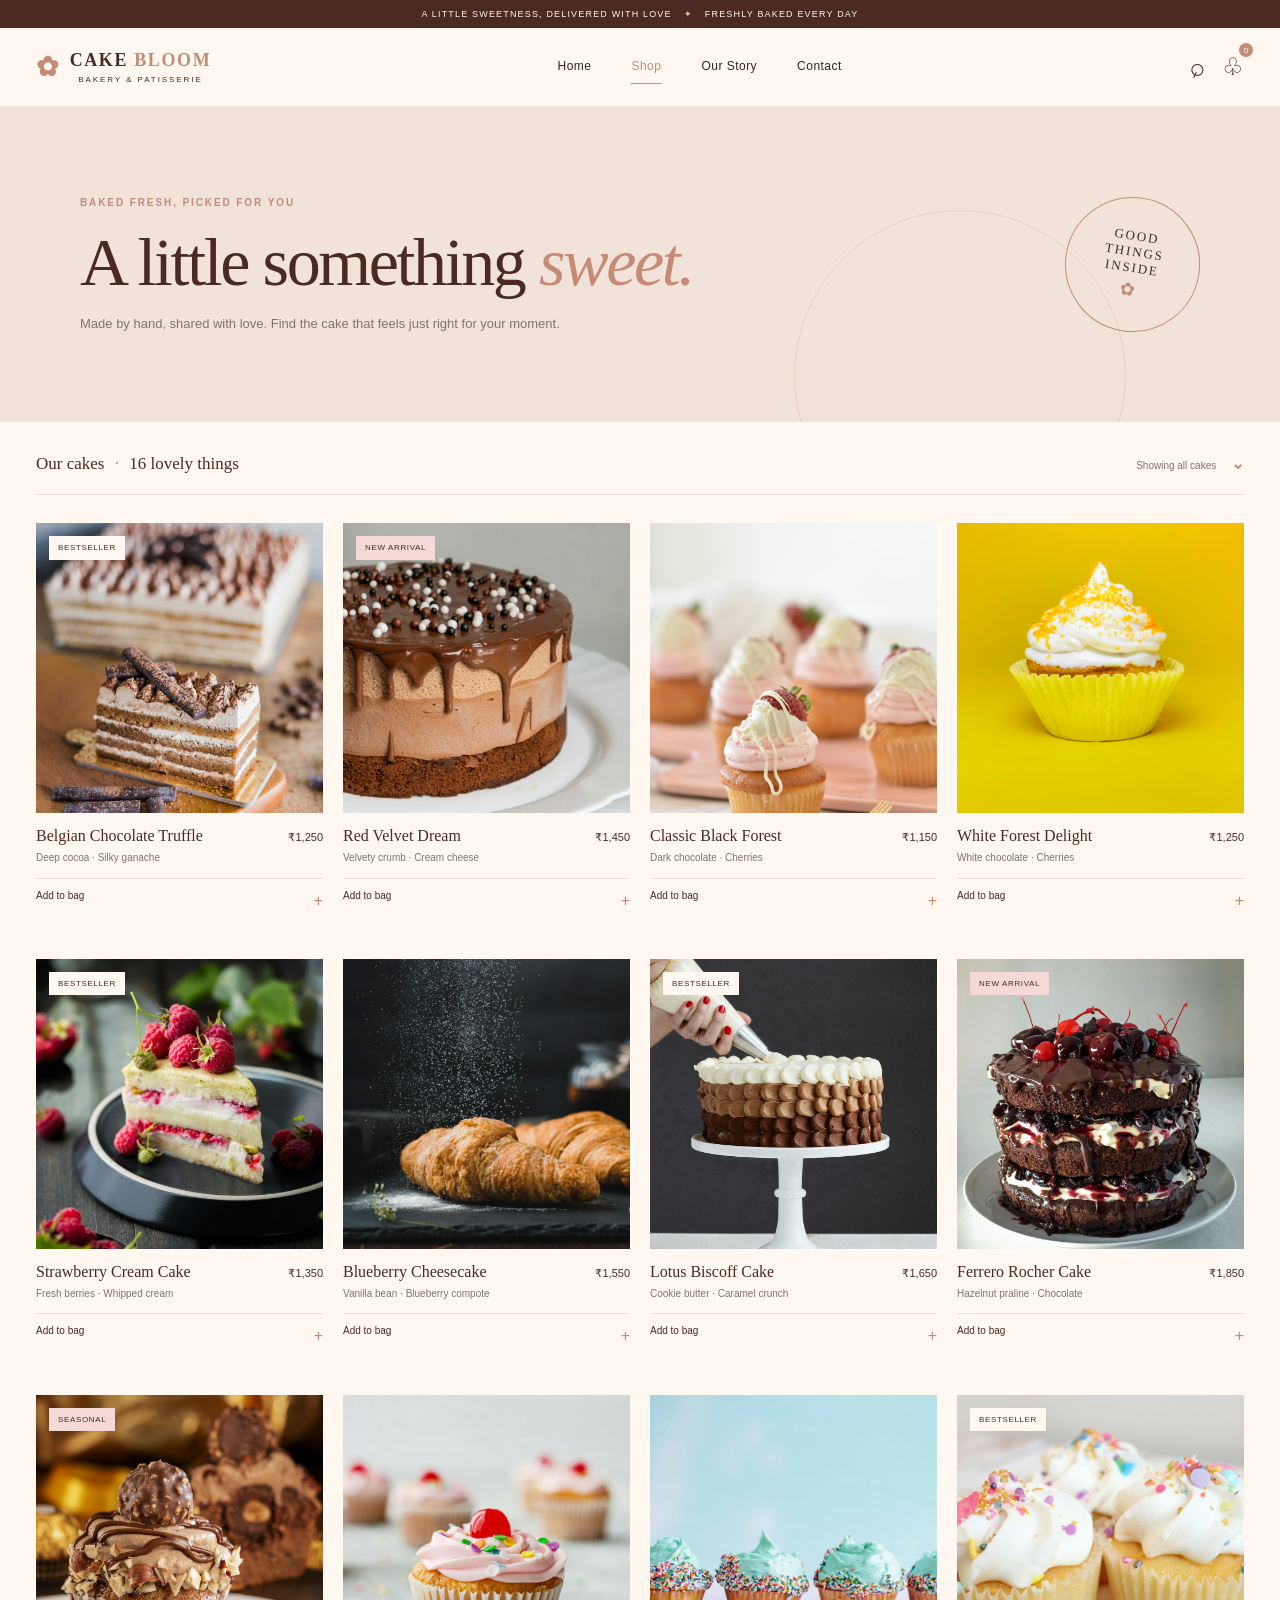
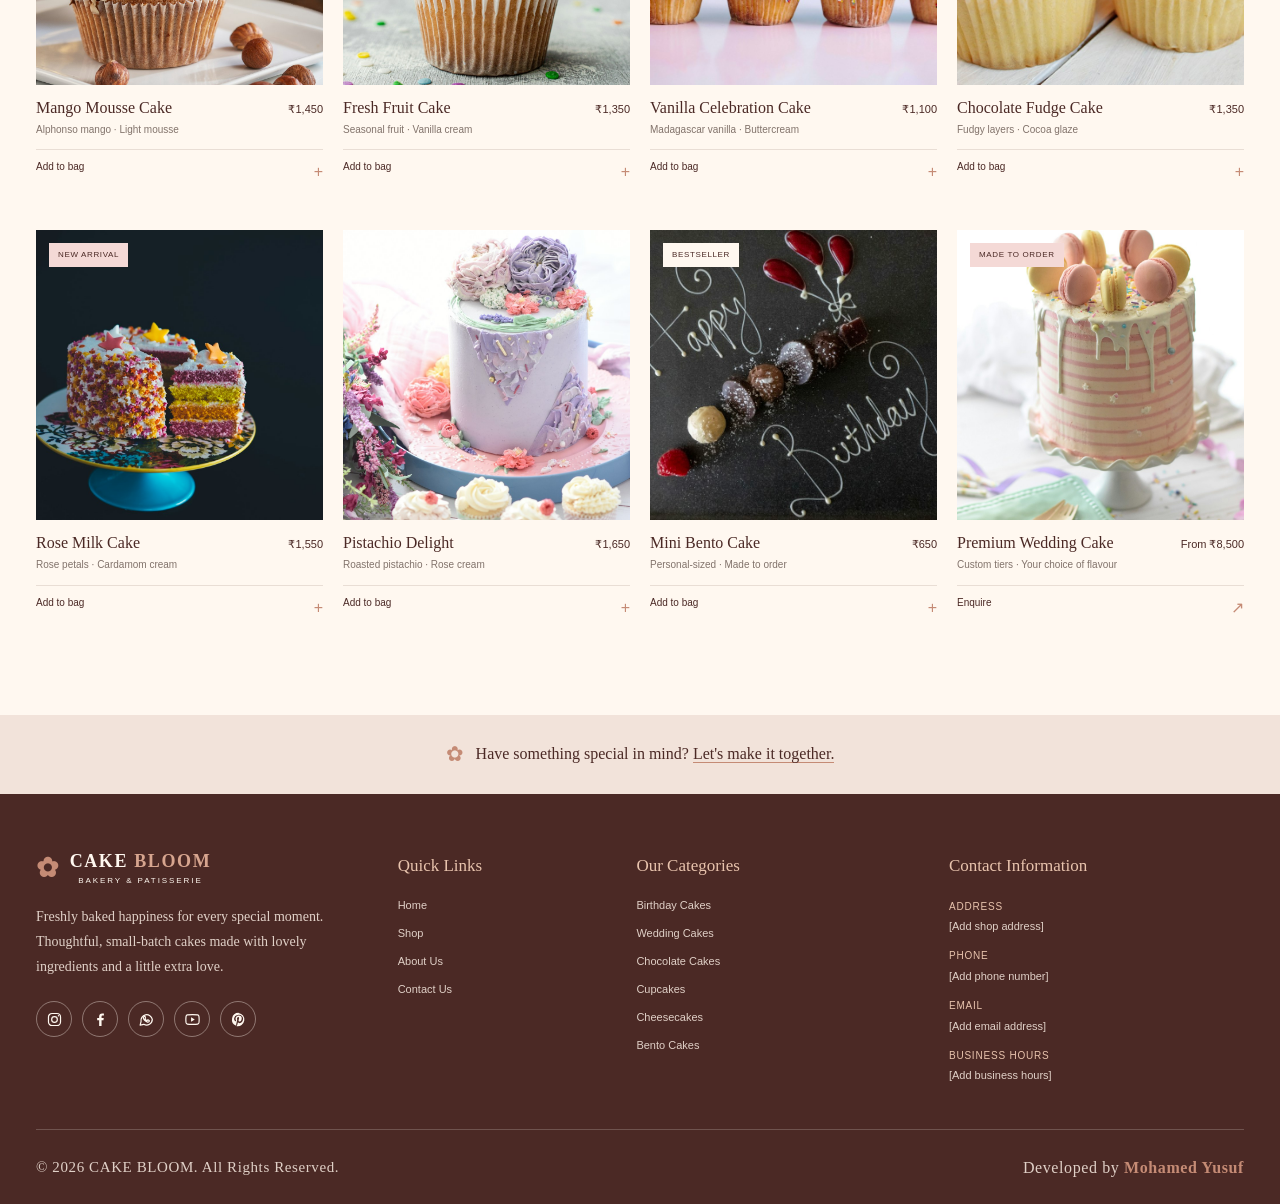
<file: shop.html>
<!DOCTYPE html>
<html lang="en">
<head>
  <meta charset="UTF-8">
  <meta name="viewport" content="width=device-width, initial-scale=1.0">
  <meta name="description" content="Explore handcrafted CAKE BLOOM cakes, from chocolate truffle to custom celebration cakes.">
  <title>Shop Cakes | CAKE BLOOM</title>
  <link rel="stylesheet" href="css/style.css">
</head>
<body>
  <header class="site-header"><div class="top-note">A little sweetness, delivered with love <span>✦</span> Freshly baked every day</div><div class="nav-shell"><a class="brand" href="index.html" aria-label="Cake Bloom home"><span class="brand-mark">✿</span><span>CAKE <i>BLOOM</i><small>BAKERY & PATISSERIE</small></span></a><input class="nav-toggle" type="checkbox" id="nav-toggle" aria-label="Toggle navigation"><label class="menu-toggle" for="nav-toggle"><span></span><span></span><span></span><span class="sr-only">Toggle menu</span></label><nav class="main-nav" aria-label="Main navigation"><a href="index.html">Home</a><a class="active" href="shop.html">Shop</a><a href="about.html">Our Story</a><a href="contact.html">Contact</a></nav><div class="nav-actions"><a class="icon-link search-icon" href="#cakes" aria-label="Browse cakes">⌕</a><a class="bag-link" href="#cakes" aria-label="Shopping bag">♧<span>0</span></a></div></div></header>
  <main>
    <section class="page-hero shop-hero"><div><p class="eyebrow">Baked fresh, picked for you</p><h1>A little something <em>sweet.</em></h1><p>Made by hand, shared with love. Find the cake that feels just right for your moment.</p></div><div class="shop-hero-stamp">GOOD<br>THINGS<br>INSIDE <span>✿</span></div></section>
    <div class="shop-toolbar" id="cakes"><p>Our cakes <span>·</span> 16 lovely things</p><span class="visual-filter">Showing all cakes <b>⌄</b></span></div>
    <section class="shop-grid">
      <article class="product-card"><a class="product-photo" href="#cakes"><img src="assets/images/products/belgian-chocolate-truffle.jpg" alt="Belgian chocolate truffle cake"><span class="tag">Bestseller</span><span class="quick-view">Made for chocolate lovers ↗</span></a><div class="product-meta"><div><h3>Belgian Chocolate Truffle</h3><p>Deep cocoa · Silky ganache</p></div><span class="price">₹1,250</span></div><button class="cart-button" type="button">Add to bag <span>+</span></button></article>
      <article class="product-card"><a class="product-photo" href="#cakes"><img src="assets/images/products/red-velvet-dream.jpg" alt="Red velvet dream cake"><span class="tag tag-pink">New arrival</span><span class="quick-view">A little slice of romance ↗</span></a><div class="product-meta"><div><h3>Red Velvet Dream</h3><p>Velvety crumb · Cream cheese</p></div><span class="price">₹1,450</span></div><button class="cart-button" type="button">Add to bag <span>+</span></button></article>
      <article class="product-card"><a class="product-photo" href="#cakes"><img src="assets/images/products/classic-black-forest.jpg" alt="Classic black forest cake"><span class="quick-view">A timeless favourite ↗</span></a><div class="product-meta"><div><h3>Classic Black Forest</h3><p>Dark chocolate · Cherries</p></div><span class="price">₹1,150</span></div><button class="cart-button" type="button">Add to bag <span>+</span></button></article>
      <article class="product-card"><a class="product-photo" href="#cakes"><img src="assets/images/products/white-forest-delight.jpg" alt="White forest delight cake"><span class="quick-view">Soft, creamy, lovely ↗</span></a><div class="product-meta"><div><h3>White Forest Delight</h3><p>White chocolate · Cherries</p></div><span class="price">₹1,250</span></div><button class="cart-button" type="button">Add to bag <span>+</span></button></article>
      <article class="product-card"><a class="product-photo" href="#cakes"><img src="assets/images/products/strawberry-cream-cake.jpg" alt="Strawberry cream cake with berries"><span class="tag">Bestseller</span><span class="quick-view">A berry lovely choice ↗</span></a><div class="product-meta"><div><h3>Strawberry Cream Cake</h3><p>Fresh berries · Whipped cream</p></div><span class="price">₹1,350</span></div><button class="cart-button" type="button">Add to bag <span>+</span></button></article>
      <article class="product-card"><a class="product-photo" href="#cakes"><img src="assets/images/products/blueberry-cheesecake.jpg" alt="Blueberry cheesecake"><span class="quick-view">Creamy with a little tang ↗</span></a><div class="product-meta"><div><h3>Blueberry Cheesecake</h3><p>Vanilla bean · Blueberry compote</p></div><span class="price">₹1,550</span></div><button class="cart-button" type="button">Add to bag <span>+</span></button></article>
      <article class="product-card"><a class="product-photo" href="#cakes"><img src="assets/images/products/lotus-biscoff-cake.jpg" alt="Lotus Biscoff cake"><span class="tag">Bestseller</span><span class="quick-view">Cookie butter bliss ↗</span></a><div class="product-meta"><div><h3>Lotus Biscoff Cake</h3><p>Cookie butter · Caramel crunch</p></div><span class="price">₹1,650</span></div><button class="cart-button" type="button">Add to bag <span>+</span></button></article>
      <article class="product-card"><a class="product-photo" href="#cakes"><img src="assets/images/products/ferrero-rocher-cake.jpg" alt="Ferrero Rocher-inspired chocolate cake"><span class="tag tag-pink">New arrival</span><span class="quick-view">A little extra indulgence ↗</span></a><div class="product-meta"><div><h3>Ferrero Rocher Cake</h3><p>Hazelnut praline · Chocolate</p></div><span class="price">₹1,850</span></div><button class="cart-button" type="button">Add to bag <span>+</span></button></article>
      <article class="product-card"><a class="product-photo" href="#cakes"><img src="assets/images/products/mango-mousse-cake.jpg" alt="Mango mousse cake"><span class="tag tag-pink">Seasonal</span><span class="quick-view">A taste of sunshine ↗</span></a><div class="product-meta"><div><h3>Mango Mousse Cake</h3><p>Alphonso mango · Light mousse</p></div><span class="price">₹1,450</span></div><button class="cart-button" type="button">Add to bag <span>+</span></button></article>
      <article class="product-card"><a class="product-photo" href="#cakes"><img src="assets/images/products/fresh-fruit-cake.jpg" alt="Fresh fruit celebration cake"><span class="quick-view">Fresh from the market ↗</span></a><div class="product-meta"><div><h3>Fresh Fruit Cake</h3><p>Seasonal fruit · Vanilla cream</p></div><span class="price">₹1,350</span></div><button class="cart-button" type="button">Add to bag <span>+</span></button></article>
      <article class="product-card"><a class="product-photo" href="#cakes"><img src="assets/images/products/vanilla-celebration-cake.jpg" alt="Vanilla celebration cake"><span class="quick-view">For every happy occasion ↗</span></a><div class="product-meta"><div><h3>Vanilla Celebration Cake</h3><p>Madagascar vanilla · Buttercream</p></div><span class="price">₹1,100</span></div><button class="cart-button" type="button">Add to bag <span>+</span></button></article>
      <article class="product-card"><a class="product-photo" href="#cakes"><img src="assets/images/products/chocolate-fudge-cake.jpg" alt="Chocolate fudge cake"><span class="tag">Bestseller</span><span class="quick-view">Rich, dark, irresistible ↗</span></a><div class="product-meta"><div><h3>Chocolate Fudge Cake</h3><p>Fudgy layers · Cocoa glaze</p></div><span class="price">₹1,350</span></div><button class="cart-button" type="button">Add to bag <span>+</span></button></article>
      <article class="product-card"><a class="product-photo" href="#cakes"><img src="assets/images/products/rose-milk-cake.jpg" alt="Rose milk cake with delicate frosting"><span class="tag tag-pink">New arrival</span><span class="quick-view">Softly floral & sweet ↗</span></a><div class="product-meta"><div><h3>Rose Milk Cake</h3><p>Rose petals · Cardamom cream</p></div><span class="price">₹1,550</span></div><button class="cart-button" type="button">Add to bag <span>+</span></button></article>
      <article class="product-card"><a class="product-photo" href="#cakes"><img src="assets/images/products/pistachio-delight.jpg" alt="Pistachio delight cake"><span class="quick-view">A nutty little daydream ↗</span></a><div class="product-meta"><div><h3>Pistachio Delight</h3><p>Roasted pistachio · Rose cream</p></div><span class="price">₹1,650</span></div><button class="cart-button" type="button">Add to bag <span>+</span></button></article>
      <article class="product-card"><a class="product-photo" href="#cakes"><img src="assets/images/products/mini-bento-cake.jpg" alt="Mini bento cake"><span class="tag">Bestseller</span><span class="quick-view">Small cake, big feelings ↗</span></a><div class="product-meta"><div><h3>Mini Bento Cake</h3><p>Personal-sized · Made to order</p></div><span class="price">₹650</span></div><button class="cart-button" type="button">Add to bag <span>+</span></button></article>
      <article class="product-card"><a class="product-photo" href="#cakes"><img src="assets/images/products/premium-wedding-cake.jpg" alt="Premium multi-tier wedding cake"><span class="tag tag-pink">Made to order</span><span class="quick-view">Your forever kind of cake ↗</span></a><div class="product-meta"><div><h3>Premium Wedding Cake</h3><p>Custom tiers · Your choice of flavour</p></div><span class="price">From ₹8,500</span></div><button class="cart-button" type="button">Enquire <span>↗</span></button></article>
    </section>
    <section class="shop-note"><span>✿</span><p>Have something special in mind? <a href="contact.html">Let's make it together.</a></p></section>
  </main>
  <footer class="site-footer">
    <div class="footer-main">
      <div class="footer-brand">
        <a class="brand brand-light" href="index.html"><span class="brand-mark">✿</span><span>CAKE <i>BLOOM</i><small>BAKERY & PATISSERIE</small></span></a>
        <p>Freshly baked happiness for every special moment. Thoughtful, small-batch cakes made with lovely ingredients and a little extra love.</p>
        <nav class="social-links" aria-label="Social media">
          <a href="https://www.instagram.com/your-account/" target="_blank" rel="noopener noreferrer" aria-label="Instagram (edit placeholder URL)"><svg viewBox="0 0 24 24" aria-hidden="true"><rect x="3.5" y="3.5" width="17" height="17" rx="5"></rect><circle cx="12" cy="12" r="4"></circle><circle class="icon-fill" cx="17.6" cy="6.7" r="1"></circle></svg></a>
          <a href="https://www.facebook.com/your-page/" target="_blank" rel="noopener noreferrer" aria-label="Facebook (edit placeholder URL)"><svg viewBox="0 0 24 24" aria-hidden="true"><path class="icon-fill" d="M13.5 21v-8h2.7l.4-3.1h-3.1v-2c0-.9.3-1.5 1.6-1.5h1.7V3.6c-.3 0-1.3-.1-2.5-.1-2.5 0-4.2 1.5-4.2 4.3v2.1H7.3V13h2.8v8z"></path></svg></a>
          <a href="https://wa.me/your-number" target="_blank" rel="noopener noreferrer" aria-label="WhatsApp (edit placeholder URL)"><svg viewBox="0 0 24 24" aria-hidden="true"><path d="M20.2 11.7a8.1 8.1 0 0 1-12 7.1L3 20l1.3-5a8.1 8.1 0 1 1 15.9-3.3Z"></path><path d="M8.2 7.9c.2-.4.4-.4.7-.4h.5c.2 0 .4.1.5.4l.7 1.7c.1.2.1.4 0 .6l-.5.6c-.2.2-.2.4 0 .7.5.8 1.2 1.5 2 2 .3.2.5.2.7-.1l.7-.8c.2-.2.4-.2.6-.1l1.6.8c.2.1.4.3.4.5s-.1 1-.7 1.4c-.5.4-1.2.6-1.9.4-1-.2-2.3-.8-3.7-2.1-1.2-1.1-2-2.5-2.2-3.4-.2-.9.1-1.7.6-2.2Z"></path></svg></a>
          <a href="https://www.youtube.com/@your-channel" target="_blank" rel="noopener noreferrer" aria-label="YouTube (edit placeholder URL)"><svg viewBox="0 0 24 24" aria-hidden="true"><path d="M21 7.2a2.5 2.5 0 0 0-1.8-1.8C17.6 5 12 5 12 5s-5.6 0-7.2.4A2.5 2.5 0 0 0 3 7.2 26 26 0 0 0 2.6 12 26 26 0 0 0 3 16.8a2.5 2.5 0 0 0 1.8 1.8C6.4 19 12 19 12 19s5.6 0 7.2-.4a2.5 2.5 0 0 0 1.8-1.8 26 26 0 0 0 .4-4.8 26 26 0 0 0-.4-4.8Z"></path><path class="icon-fill" d="m10 15.2 5.2-3.2L10 8.8z"></path></svg></a>
          <a href="https://www.pinterest.com/your-profile/" target="_blank" rel="noopener noreferrer" aria-label="Pinterest (edit placeholder URL)"><svg viewBox="0 0 24 24" aria-hidden="true"><path class="icon-fill" d="M12.2 2.5a9.5 9.5 0 0 0-3.5 18.3c0-.8 0-1.8.2-2.7l1.3-5.6s-.3-.6-.3-1.5c0-1.4.8-2.5 1.8-2.5.8 0 1.2.6 1.2 1.4 0 .8-.5 2-.8 3.2-.2 1 .5 1.8 1.5 1.8 1.8 0 3-2.3 3-5 0-2.1-1.4-3.7-4-3.7-2.9 0-4.8 2.2-4.8 4.6 0 .8.2 1.5.6 2 .2.2.2.4.1.7l-.2.8c-.1.3-.3.4-.6.3-1.3-.5-1.9-1.9-1.9-3.5 0-2.6 2.2-5.8 6.7-5.8 3.6 0 6 2.6 6 5.4 0 3.7-2 6.5-5 6.5-1 0-2-.6-2.3-1.2l-.7 2.8c-.2 1-.8 1.9-1.2 2.7a9.5 9.5 0 1 0 2.9-18.8Z"></path></svg></a>
        </nav>
      </div>
      <nav class="footer-col" aria-label="Quick links"><h3>Quick Links</h3><a href="index.html">Home</a><a href="shop.html">Shop</a><a href="about.html">About Us</a><a href="contact.html">Contact Us</a></nav>
      <nav class="footer-col" aria-label="Our categories"><h3>Our Categories</h3><a href="#cakes">Birthday Cakes</a><a href="#cakes">Wedding Cakes</a><a href="#cakes">Chocolate Cakes</a><a href="#cakes">Cupcakes</a><a href="#cakes">Cheesecakes</a><a href="#cakes">Bento Cakes</a></nav>
      <div class="footer-col footer-contact"><h3>Contact Information</h3><p><b>Address</b><span>[Add shop address]</span></p><p><b>Phone</b><span>[Add phone number]</span></p><p><b>Email</b><span>[Add email address]</span></p><p><b>Business Hours</b><span>[Add business hours]</span></p></div>
    </div>
    <div class="footer-bottom">
      <p class="copyright-text">
        &copy; 2026 CAKE BLOOM. All Rights Reserved.
      </p>
      <p class="developer-credit">
        Developed by
        <a href="https://www.linkedin.com/" target="_blank" rel="noopener noreferrer">
          Mohamed Yusuf
        </a>
      </p>
    </div>
  </footer>
</body>
</html>
</file>
<file: css/style.css>
@charset "UTF-8";

:root {
  --cream: #fff8f0;
  --pink: #f4d9d6;
  --brown: #4b2925;
  --rose: #c58b75;
  --white: #fff;
  --ink: #302421;
  --muted: #82736b;
  --line: #e9ded5;
  --serif: Georgia, "Times New Roman", serif;
  --sans: "Trebuchet MS", Arial, sans-serif;
}

* {
  box-sizing: border-box;
}

html {
  scroll-behavior: smooth;
}

body {
  margin: 0;
  color: var(--ink);
  background: var(--cream);
  font-family: var(--sans);
  font-size: 15px;
  line-height: 1.65;
}

img {
  display: block;
  width: 100%;
  height: 100%;
  object-fit: cover;
}

a {
  color: inherit;
  text-decoration: none;
}

button,
input,
textarea {
  font: inherit;
}

button,
a {
  -webkit-tap-highlight-color: transparent;
}

button:focus-visible,
a:focus-visible,
input:focus-visible,
textarea:focus-visible,
.menu-toggle:focus-visible {
  outline: 2px solid var(--rose);
  outline-offset: 4px;
}

.sr-only {
  position: absolute;
  width: 1px;
  height: 1px;
  padding: 0;
  margin: -1px;
  overflow: hidden;
  clip: rect(0, 0, 0, 0);
  white-space: nowrap;
  border: 0;
}

.site-header {
  position: sticky;
  z-index: 20;
  top: 0;
  background: rgba(255, 248, 240, .97);
  backdrop-filter: blur(12px);
  border-bottom: 1px solid rgba(75, 41, 37, .08);
}

.top-note {
  height: 28px;
  display: flex;
  justify-content: center;
  align-items: center;
  gap: 12px;
  color: var(--cream);
  background: var(--brown);
  font-size: 9px;
  letter-spacing: .13em;
  text-transform: uppercase;
}

.top-note span {
  color: #e7bd9e;
}

.nav-shell {
  width: min(1240px, calc(100% - 72px));
  height: 78px;
  margin: auto;
  display: flex;
  align-items: center;
  justify-content: space-between;
  position: relative;
}

.brand {
  display: inline-flex;
  gap: 9px;
  align-items: center;
  color: var(--brown);
  font-family: var(--serif);
  font-size: 18px;
  font-weight: 700;
  letter-spacing: .09em;
  line-height: 1;
  white-space: nowrap;
}

.brand i {
  color: var(--rose);
  font-style: normal;
}

.brand small {
  display: block;
  margin-top: 6px;
  font: 8px var(--sans);
  letter-spacing: .24em;
  text-align: center;
}

.brand-mark {
  color: var(--rose);
  font-size: 27px;
}

.main-nav {
  display: flex;
  gap: 40px;
  align-items: center;
}

.main-nav a {
  position: relative;
  padding: 8px 0;
  font-size: 12px;
  letter-spacing: .04em;
}

.main-nav a::after {
  position: absolute;
  content: "";
  height: 1px;
  width: 0;
  left: 0;
  bottom: 1px;
  background: var(--rose);
  transition: width .25s ease;
}

.main-nav a:hover::after,
.main-nav a.active::after {
  width: 100%;
}

.main-nav a.active {
  color: var(--rose);
}

.nav-actions {
  display: flex;
  align-items: center;
  gap: 18px;
  color: var(--brown);
}

.icon-link {
  font-size: 26px;
  line-height: 1;
  transform: rotate(-20deg);
}

.bag-link {
  position: relative;
  font-size: 24px;
}

.bag-link span {
  position: absolute;
  top: -4px;
  right: -9px;
  width: 14px;
  height: 14px;
  border-radius: 50%;
  display: grid;
  place-items: center;
  background: var(--rose);
  color: white;
  font: 8px var(--sans);
}

.nav-toggle,
.menu-toggle {
  display: none;
}

.hero {
  min-height: 590px;
  display: grid;
  grid-template-columns: 1fr 1.02fr;
  align-items: center;
  gap: 5.5%;
  width: min(1240px, calc(100% - 72px));
  margin: 0 auto;
  padding: 48px 0 62px;
}

.hero-copy {
  position: relative;
  padding: 12px 0 20px 4%;
}

.eyebrow {
  margin: 0 0 16px;
  color: var(--rose);
  font-size: 10px;
  font-weight: 700;
  letter-spacing: .19em;
  text-transform: uppercase;
}

.eyebrow-line {
  display: inline-block;
  width: 27px;
  height: 1px;
  margin: 0 9px 3px 0;
  background: var(--rose);
}

h1,
h2,
h3,
p {
  margin-top: 0;
}

h1,
h2 {
  color: var(--brown);
  font-family: var(--serif);
  font-weight: 400;
  letter-spacing: -.035em;
}

h1 {
  max-width: 560px;
  margin-bottom: 23px;
  font-size: clamp(47px, 5.3vw, 72px);
  line-height: 1.05;
}

h1 em,
h2 em {
  color: var(--rose);
  font-weight: 400;
}

.hero-description {
  max-width: 410px;
  margin-bottom: 28px;
  color: var(--muted);
  font-size: 14px;
  line-height: 1.9;
}

.button-row {
  display: flex;
  align-items: center;
  gap: 25px;
}

.button {
  min-height: 48px;
  display: inline-flex;
  align-items: center;
  justify-content: center;
  gap: 22px;
  padding: 0 22px;
  border: 1px solid transparent;
  font-size: 11px;
  letter-spacing: .05em;
  cursor: pointer;
  transition: background .25s, color .25s, transform .25s;
}

.button:hover {
  transform: translateY(-2px);
}

.button span {
  font-size: 16px;
}

.button-dark {
  color: var(--white);
  background: var(--brown);
}

.button-dark:hover {
  background: var(--rose);
}

.button-outline {
  border-color: #bda69b;
  color: var(--brown);
  background: transparent;
}

.button-outline:hover {
  color: white;
  background: var(--brown);
  border-color: var(--brown);
}

.text-link {
  display: inline-flex;
  gap: 12px;
  align-items: center;
  color: var(--brown);
  font-size: 11px;
  border-bottom: 1px solid var(--rose);
  padding: 5px 0;
}

.text-link span {
  color: var(--rose);
  font-size: 15px;
  transition: transform .2s;
}

.text-link:hover span {
  transform: translate(3px, -2px);
}

.hero-note {
  display: flex;
  gap: 11px;
  align-items: center;
  margin-top: 39px;
  color: var(--muted);
  font-size: 10px;
  letter-spacing: .04em;
}

.note-stars,
.stars,
.review-rating>span {
  color: #b88358;
  letter-spacing: .15em;
}

.hero-scribble {
  position: absolute;
  right: 3%;
  bottom: -5px;
  color: var(--rose);
  font: italic 15px/1.2 var(--serif);
  transform: rotate(-9deg);
}

.hero-visual {
  position: relative;
  padding: 14px 14px 33px 0;
}

.hero-image-frame {
  height: 450px;
  padding: 11px;
  background: var(--white);
  box-shadow: 0 20px 55px rgba(75, 41, 37, .1);
  transform: rotate(1.2deg);
}

.hero-image-frame img {
  object-position: center 52%;
}

.image-caption {
  position: absolute;
  left: 20px;
  bottom: 0;
  right: 14px;
  display: flex;
  justify-content: space-between;
  color: var(--muted);
  font-size: 9px;
  letter-spacing: .1em;
  text-transform: uppercase;
}

.hero-flower {
  position: absolute;
  top: -17px;
  right: -10px;
  color: var(--rose);
  font-size: 52px;
}

.promise-strip {
  min-height: 58px;
  display: flex;
  justify-content: center;
  align-items: center;
  gap: clamp(18px, 5vw, 70px);
  background: var(--pink);
  color: var(--brown);
  font-size: 9px;
  letter-spacing: .17em;
}

.promise-strip b {
  color: var(--rose);
  font-size: 14px;
}

.section {
  width: min(1240px, calc(100% - 72px));
  margin: 0 auto;
  padding: 92px 0;
}

.section-heading {
  display: flex;
  justify-content: space-between;
  align-items: end;
  gap: 24px;
  margin-bottom: 33px;
}

.section-heading .eyebrow {
  margin-bottom: 8px;
}

.section-heading h2,
.story-copy h2,
.collection-copy h2,
.contact-details h2 {
  margin: 0;
  font-size: clamp(32px, 3.8vw, 48px);
  line-height: 1.14;
}

.section-heading>.text-link {
  margin-bottom: 6px;
}

.category-grid {
  display: grid;
  grid-template-columns: repeat(4, 1fr);
  gap: 24px 18px;
}

.category-card {
  min-width: 0;
}

.category-card img {
  height: 170px;
  transition: transform .5s;
}

.category-card {
  overflow: hidden;
  background: #f3e8de;
}

.category-card:hover img {
  transform: scale(1.045);
}

.category-name {
  min-height: 48px;
  display: flex;
  justify-content: space-between;
  align-items: center;
  padding: 0 13px;
  font-family: var(--serif);
  font-size: 15px;
}

.category-name b {
  color: var(--rose);
  font: 14px var(--sans);
}

.featured-section {
  padding-top: 28px;
  padding-bottom: 105px;
}

.product-grid {
  display: grid;
  grid-template-columns: repeat(4, minmax(0, 1fr));
  gap: 30px 20px;
}

.product-card {
  min-width: 0;
}

.product-photo {
  height: 285px;
  display: block;
  position: relative;
  overflow: hidden;
  background: #f1e7de;
}

.product-photo img {
  transition: transform .55s;
}

.product-photo:hover img {
  transform: scale(1.06);
}

.tag {
  position: absolute;
  top: 13px;
  left: 13px;
  padding: 5px 9px;
  color: var(--brown);
  background: var(--cream);
  font-size: 8px;
  letter-spacing: .08em;
  text-transform: uppercase;
}

.tag-pink {
  background: var(--pink);
}

.quick-view {
  position: absolute;
  right: 9px;
  bottom: 9px;
  left: 9px;
  padding: 10px 12px;
  color: var(--brown);
  background: rgba(255, 248, 240, .94);
  font-size: 10px;
  opacity: 0;
  transform: translateY(8px);
  transition: .25s;
}

.product-photo:hover .quick-view {
  opacity: 1;
  transform: translateY(0);
}

.product-meta {
  display: flex;
  align-items: start;
  justify-content: space-between;
  gap: 8px;
  padding-top: 13px;
}

.product-meta h3 {
  margin: 0 0 3px;
  color: var(--brown);
  font: 16px/1.3 var(--serif);
}

.product-meta p {
  margin: 0;
  color: var(--muted);
  font-size: 10px;
}

.price {
  padding-top: 2px;
  color: var(--brown);
  font-size: 11px;
  white-space: nowrap;
}

.collection-band {
  display: grid;
  grid-template-columns: 1fr 1fr;
  min-height: 505px;
  background: #f0dfd5;
}

.collection-image {
  min-height: 505px;
  overflow: hidden;
}

.collection-image img {
  transition: transform .6s;
}

.collection-band:hover .collection-image img {
  transform: scale(1.025);
}

.collection-copy {
  align-self: center;
  padding: 70px clamp(35px, 8vw, 112px);
}

.collection-copy h2 {
  margin: 0 0 18px;
  font-size: clamp(36px, 4.2vw, 54px);
  line-height: 1.13;
}

.collection-copy>p:not(.eyebrow) {
  max-width: 390px;
  margin-bottom: 23px;
  color: var(--muted);
  font-size: 13px;
  line-height: 1.85;
}

.collection-links {
  display: grid;
  grid-template-columns: 1fr 1fr;
  gap: 0 20px;
}

.collection-links a {
  display: flex;
  justify-content: space-between;
  padding: 12px 0;
  border-top: 1px solid rgba(75, 41, 37, .16);
  color: var(--brown);
  font: 13px var(--serif);
}

.collection-links a span {
  color: var(--rose);
}

.centered {
  justify-content: center;
  text-align: center;
}

.reasons-section {
  padding-top: 100px;
  padding-bottom: 104px;
}

.reason-grid {
  display: grid;
  grid-template-columns: repeat(4, 1fr);
  gap: 35px;
  margin-top: 48px;
}

.reason-grid article {
  padding-top: 16px;
  border-top: 1px solid var(--rose);
}

.reason-grid article>span {
  color: var(--rose);
  font-size: 10px;
  letter-spacing: .14em;
}

.reason-grid h3 {
  margin: 14px 0 8px;
  color: var(--brown);
  font: 19px var(--serif);
}

.reason-grid p {
  margin: 0;
  color: var(--muted);
  font-size: 11px;
  line-height: 1.8;
}

.story-preview {
  display: grid;
  grid-template-columns: 1fr 1fr;
  background: #f5e9df;
}

.story-photo {
  min-height: 455px;
  overflow: hidden;
}

.story-photo img {
  object-position: center;
}

.story-copy {
  max-width: 590px;
  align-self: center;
  padding: 65px clamp(35px, 8vw, 105px);
}

.story-copy h2 {
  margin-bottom: 20px;
  font-size: clamp(35px, 4vw, 50px);
  line-height: 1.17;
}

.story-copy>p:not(.eyebrow) {
  margin: 0 0 25px;
  color: var(--muted);
  font-size: 12px;
  line-height: 1.9;
}

.reviews-section {
  padding-top: 95px;
  padding-bottom: 98px;
}

.review-rating {
  display: flex;
  flex-direction: column;
  align-items: end;
  gap: 4px;
  color: var(--muted);
  font-size: 10px;
}

.review-grid {
  display: grid;
  grid-template-columns: repeat(3, 1fr);
  gap: 19px;
}

.review-card {
  position: relative;
  min-height: 255px;
  padding: 25px 24px 20px;
  background: white;
  box-shadow: 0 10px 30px rgba(75, 41, 37, .04);
}

.quote-mark {
  position: absolute;
  top: 2px;
  right: 18px;
  color: #f3e5dc;
  font: 66px var(--serif);
}

.review-card .stars {
  position: relative;
  margin-bottom: 14px;
  font-size: 11px;
}

.review-card>p {
  min-height: 82px;
  margin: 0 0 15px;
  color: #685a53;
  font: 15px/1.65 var(--serif);
}

.reviewer {
  display: flex;
  align-items: center;
  gap: 10px;
}

.avatar {
  width: 34px;
  height: 34px;
  display: grid;
  place-items: center;
  border-radius: 50%;
  color: var(--brown);
  background: #f2dfd3;
  font: 14px var(--serif);
}

.avatar-rose {
  background: var(--pink);
}

.avatar-gold {
  background: #eee2c9;
}

.reviewer b,
.reviewer small {
  display: block;
}

.reviewer b {
  color: var(--brown);
  font-size: 10px;
}

.reviewer small {
  color: var(--muted);
  font-size: 9px;
}

.instagram-section {
  padding: 75px max(36px, calc((100% - 1240px)/2)) 82px;
  background: #f5e9df;
}

.instagram-section .section-heading {
  max-width: 1240px;
  margin: 0 auto 28px;
}

.instagram-section .section-heading h2 {
  font-size: 38px;
}

.gallery-grid {
  display: grid;
  grid-template-columns: repeat(6, 1fr);
  gap: 12px;
}

.gallery-grid a {
  aspect-ratio: 1;
  overflow: hidden;
}

.gallery-grid img {
  transition: transform .5s;
}

.gallery-grid a:hover img {
  transform: scale(1.08);
}

.newsletter {
  display: grid;
  grid-template-columns: 1fr 1fr;
  gap: 50px;
  align-items: center;
  padding: 65px max(36px, calc((100% - 1040px)/2));
  background: var(--pink);
}

.newsletter h2 {
  margin: 0 0 8px;
  font-size: clamp(30px, 3.2vw, 42px);
}

.newsletter>div:first-child>p:last-child {
  max-width: 420px;
  margin: 0;
  color: #75645d;
  font-size: 11px;
}

.newsletter-control {
  display: grid;
  grid-template-columns: 1fr auto;
  border-bottom: 1px solid var(--brown);
}

.newsletter-control input {
  min-width: 0;
  height: 43px;
  border: 0;
  outline: 0;
  color: var(--brown);
  background: transparent;
  font-size: 11px;
}

.newsletter-control input::placeholder {
  color: #8d746b;
}

.newsletter-control button {
  border: 0;
  color: var(--brown);
  background: none;
  font-size: 11px;
  cursor: pointer;
}

.newsletter-control button span {
  margin-left: 10px;
  color: var(--rose);
  font-size: 16px;
}

.newsletter-control small {
  grid-column: 1/-1;
  padding: 8px 0 0;
  color: #876e65;
  font-size: 9px;
}

.site-footer {
  padding: 58px max(36px, calc((100% - 1240px)/2)) 0;
  color: var(--cream);
  background: var(--brown);
}

.footer-main {
  display: grid;
  grid-template-columns: 1.3fr .8fr 1.1fr 1.2fr;
  gap: 42px;
  padding-bottom: 45px;
}

.brand-light {
  color: var(--cream);
}

.brand-light i {
  color: #d7a58f;
}

.footer-brand>p {
  max-width: 290px;
  margin: 19px 0 22px;
  color: #e0d0c7;
  font: 14px/1.8 var(--serif);
}

.social-links {
  display: flex;
  flex-wrap: wrap;
  gap: 10px;
}

.social-links a {
  width: 36px;
  height: 36px;
  display: grid;
  place-items: center;
  border: 1px solid rgba(255, 248, 240, .38);
  border-radius: 50%;
  color: var(--cream);
  transition: color .25s, background .25s, border-color .25s, transform .25s;
}

.social-links a:hover {
  transform: translateY(-4px);
  border-color: var(--pink);
  color: var(--brown);
  background: var(--pink);
}

.social-links svg {
  width: 17px;
  height: 17px;
  fill: none;
  stroke: currentColor;
  stroke-width: 1.7;
  stroke-linecap: round;
  stroke-linejoin: round;
}

.social-links svg .icon-fill {
  fill: currentColor;
  stroke: none;
}

.footer-col {
  display: flex;
  flex-direction: column;
  gap: 10px;
  align-items: start;
}

.footer-col h3 {
  margin: 4px 0 10px;
  color: #e8c3ad;
  font: 17px var(--serif);
}

.footer-col>a,
.footer-col>p {
  margin: 0;
  color: #e0d0c7;
  font-size: 11px;
}

.footer-col>a {
  transition: color .2s, transform .2s;
}

.footer-col>a:hover {
  transform: translateX(3px);
  color: var(--pink);
}

.footer-contact {
  gap: 13px;
}

.footer-contact>p {
  display: grid;
  gap: 2px;
}

.footer-contact>p b {
  color: #e8c3ad;
  font-size: 10px;
  font-weight: 400;
  letter-spacing: .08em;
  text-transform: uppercase;
}

.footer-contact>p span {
  color: #e0d0c7;
}

.footer-bottom {
  min-height: 75px;
  display: flex;
  justify-content: space-between;
  align-items: center;
  gap: 20px;
  padding: 18px 0;
  border-top: 1px solid rgba(255, 248, 240, .2);
  color: #e0d0c7;
  font-family: var(--serif);
  letter-spacing: .04em;
}

.footer-bottom p {
  margin: 0;
  overflow-wrap: anywhere;
}

.footer-bottom .copyright-text {
  font-size: 15px;
  line-height: 1.6;
}

.footer-bottom .developer-credit {
  font-size: 16px;
  font-weight: 500;
  line-height: 1.6;
  text-align: right;
}

.footer-bottom .developer-credit a {
  position: relative;
  color: #c58b75;
  font-weight: 600;
  text-decoration: none;
  transition: color .25s ease;
}

.footer-bottom .developer-credit a::after {
  position: absolute;
  right: 0;
  bottom: -.15em;
  left: 0;
  height: 1px;
  background: currentColor;
  content: "";
  transform: scaleX(0);
  transform-origin: left;
  transition: transform .25s ease;
}

.footer-bottom .developer-credit a:hover,
.footer-bottom .developer-credit a:focus-visible {
  color: var(--pink);
}

.footer-bottom .developer-credit a:hover::after,
.footer-bottom .developer-credit a:focus-visible::after {
  transform: scaleX(1);
}

/* Inner page layouts */
.page-hero {
  position: relative;
  min-height: 300px;
  display: flex;
  align-items: center;
  justify-content: space-between;
  padding: 60px max(36px, calc((100% - 1120px)/2));
  overflow: hidden;
  background: #f2e3da;
}

.page-hero h1 {
  max-width: 700px;
  margin-bottom: 14px;
  font-size: clamp(45px, 6vw, 68px);
}

.page-hero>div>p:last-child {
  max-width: 540px;
  margin: 0;
  color: var(--muted);
  font-size: 13px;
}

.shop-hero {
  min-height: 315px;
}

.shop-hero::after {
  position: absolute;
  right: 12%;
  bottom: -120px;
  width: 330px;
  height: 330px;
  border: 1px solid rgba(197, 139, 117, .25);
  border-radius: 50%;
  content: "";
}

.shop-hero-stamp {
  z-index: 1;
  width: 135px;
  height: 135px;
  display: grid;
  place-content: center;
  transform: rotate(9deg);
  border: 1px solid var(--rose);
  border-radius: 50%;
  color: var(--brown);
  font: 13px/1.25 var(--serif);
  letter-spacing: .15em;
  text-align: center;
}

.shop-hero-stamp span {
  margin-top: 2px;
  color: var(--rose);
  font-size: 18px;
}

.shop-toolbar {
  width: min(1240px, calc(100% - 72px));
  display: flex;
  justify-content: space-between;
  align-items: center;
  margin: 0 auto;
  padding: 29px 0 17px;
  border-bottom: 1px solid var(--line);
}

.shop-toolbar p {
  margin: 0;
  color: var(--brown);
  font: 17px var(--serif);
}

.shop-toolbar p span {
  padding: 0 6px;
  color: var(--rose);
}

.visual-filter {
  color: var(--muted);
  font-size: 10px;
}

.visual-filter b {
  margin-left: 12px;
  color: var(--rose);
  font-size: 16px;
}

.shop-grid {
  width: min(1240px, calc(100% - 72px));
  display: grid;
  grid-template-columns: repeat(4, minmax(0, 1fr));
  gap: 36px 20px;
  margin: 0 auto;
  padding: 28px 0 85px;
}

.shop-grid .product-photo {
  height: clamp(195px, 24vw, 290px);
}

.cart-button {
  width: 100%;
  display: flex;
  justify-content: space-between;
  margin-top: 11px;
  padding: 9px 0;
  border: 0;
  border-top: 1px solid var(--line);
  color: var(--brown);
  background: transparent;
  font-size: 10px;
  text-align: left;
  cursor: pointer;
}

.cart-button span {
  color: var(--rose);
  font-size: 16px;
}

.cart-button:hover {
  color: var(--rose);
}

.shop-note {
  display: flex;
  justify-content: center;
  align-items: center;
  gap: 12px;
  padding: 22px;
  background: #f2e3da;
}

.shop-note>span {
  color: var(--rose);
  font-size: 21px;
}

.shop-note p {
  margin: 0;
  color: var(--brown);
  font: 16px var(--serif);
}

.shop-note a {
  border-bottom: 1px solid var(--rose);
}

.about-hero {
  min-height: 330px;
  background: #f2e3da;
}

.about-hero-flower {
  position: absolute;
  right: 12%;
  color: rgba(197, 139, 117, .45);
  font-size: 120px;
  transform: rotate(-18deg);
}

.story-page {
  width: min(1100px, calc(100% - 72px));
  display: grid;
  grid-template-columns: 1fr 1fr;
  align-items: center;
  gap: 10%;
  margin: 0 auto;
  padding: 90px 0;
}

.story-page-image {
  position: relative;
  height: 480px;
  padding: 10px;
  background: white;
  box-shadow: 0 20px 50px rgba(75, 41, 37, .08);
}

.story-page-image img {
  object-position: center;
}

.story-page-image>span {
  position: absolute;
  right: -25px;
  bottom: 20px;
  padding: 12px 18px;
  color: var(--brown);
  background: var(--pink);
  font: italic 14px var(--serif);
  transform: rotate(-3deg);
}

.story-page-copy h2 {
  margin: 0 0 17px;
  color: var(--brown);
  font: 40px/1.15 var(--serif);
  letter-spacing: -.03em;
}

.story-page-copy>p:not(.eyebrow) {
  color: var(--muted);
  font-size: 12px;
  line-height: 1.9;
}

.story-page-copy .button {
  margin-top: 10px;
}

.values-section {
  padding: 75px 36px 90px;
  background: #f2e3da;
}

.values-section .section-heading {
  margin-bottom: 43px;
}

.values-grid {
  width: min(1050px, 100%);
  display: grid;
  grid-template-columns: repeat(3, 1fr);
  gap: 30px;
  margin: auto;
}

.values-grid article {
  padding: 30px 25px;
  border: 1px solid rgba(197, 139, 117, .45);
  text-align: center;
}

.values-grid article>span {
  color: var(--rose);
  font-size: 25px;
}

.values-grid h3 {
  margin: 12px 0 9px;
  color: var(--brown);
  font: 21px var(--serif);
}

.values-grid p {
  margin: 0;
  color: var(--muted);
  font-size: 11px;
  line-height: 1.8;
}

.about-quote {
  max-width: 810px;
  margin: auto;
  padding: 80px 36px;
  text-align: center;
}

.about-quote>span {
  color: var(--rose);
  font: 80px/.7 var(--serif);
}

.about-quote blockquote {
  margin: 10px auto 18px;
  color: var(--brown);
  font: clamp(25px, 3.5vw, 38px)/1.35 var(--serif);
}

.about-quote p {
  margin: 0;
  color: var(--rose);
  font-size: 9px;
  letter-spacing: .18em;
}

.about-cta {
  padding: 60px 25px 70px;
  background: var(--pink);
  text-align: center;
}

.about-cta h2 {
  max-width: 650px;
  margin: 0 auto 24px;
  font-size: clamp(34px, 4vw, 48px);
  line-height: 1.15;
}

.contact-hero {
  min-height: 310px;
}

.contact-heart {
  margin-right: 5%;
  color: var(--rose);
  font: 120px var(--serif);
  transform: rotate(-15deg);
}

.contact-layout {
  width: min(1050px, calc(100% - 72px));
  display: grid;
  grid-template-columns: .9fr 1.1fr;
  gap: 10%;
  align-items: start;
  margin: 0 auto;
  padding: 82px 0 95px;
}

.contact-details h2 {
  margin-bottom: 16px;
}

.contact-details>p:not(.eyebrow) {
  margin-bottom: 30px;
  color: var(--muted);
  font-size: 12px;
  line-height: 1.9;
}

.contact-item {
  display: flex;
  gap: 16px;
  padding: 15px 0;
  border-top: 1px solid var(--line);
}

.contact-item>span {
  padding-top: 3px;
  color: var(--rose);
  font-size: 9px;
}

.contact-item h3 {
  margin: 0 0 3px;
  color: var(--brown);
  font: 16px var(--serif);
}

.contact-item p,
.contact-item a {
  margin: 0;
  color: var(--muted);
  font-size: 11px;
}

.contact-item a:hover {
  color: var(--rose);
}

.contact-social {
  display: flex;
  justify-content: space-between;
  margin-top: 17px;
  color: var(--muted);
  font-size: 10px;
}

.contact-social a {
  color: var(--brown);
  border-bottom: 1px solid var(--rose);
}

.contact-card {
  position: relative;
  padding: 38px 40px;
  background: white;
  box-shadow: 0 16px 55px rgba(75, 41, 37, .08);
}

.contact-card .form-flower {
  position: absolute;
  top: 15px;
  right: 18px;
  color: #e8c5b7;
  font-size: 32px;
}

.contact-card h2 {
  margin: 0 0 21px;
  color: var(--brown);
  font: 31px var(--serif);
}

.contact-card label {
  display: block;
  margin: 14px 0 5px;
  color: var(--brown);
  font-size: 10px;
}

.contact-card input,
.contact-card textarea {
  width: 100%;
  padding: 11px 0;
  border: 0;
  border-bottom: 1px solid var(--line);
  border-radius: 0;
  color: var(--brown);
  background: transparent;
  font-size: 11px;
  resize: vertical;
}

.contact-card input::placeholder,
.contact-card textarea::placeholder {
  color: #a3948d;
}

.contact-card .button {
  width: 100%;
  margin-top: 20px;
}

.contact-card>small {
  display: block;
  margin-top: 11px;
  color: var(--muted);
  font-size: 9px;
  text-align: center;
}

.contact-bottom {
  display: flex;
  justify-content: space-between;
  align-items: center;
  padding: 25px max(36px, calc((100% - 1050px)/2));
  background: #f2e3da;
}

.contact-bottom>div {
  display: flex;
  align-items: center;
  gap: 12px;
}

.contact-bottom>div span {
  color: var(--rose);
  font-size: 21px;
}

.contact-bottom p {
  margin: 0;
  color: var(--brown);
  font: 16px var(--serif);
}

.contact-bottom>a {
  color: var(--brown);
  font-size: 10px;
}

.contact-bottom>a b {
  margin-left: 8px;
  color: var(--rose);
}

@media (min-width: 1500px) {
  .hero {
    min-height: 660px;
  }

  .hero-image-frame {
    height: 500px;
  }
}

@media (max-width: 980px) {

  .nav-shell,
  .section,
  .shop-toolbar,
  .shop-grid {
    width: calc(100% - 48px);
  }

  .main-nav {
    gap: 25px;
  }

  .hero {
    width: calc(100% - 48px);
    gap: 4%;
    min-height: 520px;
  }

  .hero-image-frame {
    height: 390px;
  }

  .category-grid {
    grid-template-columns: repeat(4, 1fr);
    gap: 17px 13px;
  }

  .category-card img {
    height: 145px;
  }

  .product-grid {
    gap: 24px 15px;
  }

  .product-photo {
    height: 235px;
  }

  .collection-copy {
    padding: 55px 45px;
  }

  .story-copy {
    padding: 55px 44px;
  }

  .footer-main {
    gap: 25px;
  }

  .shop-grid {
    grid-template-columns: repeat(3, minmax(0, 1fr));
  }

  .shop-grid .product-photo {
    height: 28vw;
    max-height: 290px;
  }

  .story-page {
    gap: 7%;
  }
}

@media (max-width: 700px) {
  body {
    font-size: 14px;
  }

  .top-note {
    height: 27px;
    gap: 7px;
    font-size: 7px;
    letter-spacing: .08em;
  }

  .nav-shell {
    width: calc(100% - 34px);
    height: 67px;
  }

  .brand {
    gap: 6px;
    font-size: 16px;
  }

  .brand-mark {
    font-size: 23px;
  }

  .brand small {
    font-size: 7px;
  }

  .nav-toggle {
    position: absolute;
    width: 1px;
    height: 1px;
    opacity: 0;
    pointer-events: none;
  }

  .menu-toggle {
    width: 32px;
    height: 32px;
    display: flex;
    flex-direction: column;
    justify-content: center;
    gap: 5px;
    margin-left: auto;
    padding: 4px;
    cursor: pointer;
  }

  .menu-toggle>span:not(.sr-only) {
    width: 22px;
    height: 1.5px;
    border-radius: 2px;
    background: var(--brown);
    transform-origin: center;
    transition: transform .28s ease, opacity .2s ease, width .25s ease;
  }

  .menu-toggle>span:not(.sr-only):nth-child(2) {
    width: 17px;
  }

  .menu-toggle>span:not(.sr-only):nth-child(3) {
    width: 20px;
  }

  .menu-toggle:hover>span:not(.sr-only) {
    width: 22px;
  }

  .main-nav {
    position: absolute;
    top: 67px;
    right: -17px;
    left: -17px;
    display: flex;
    flex-direction: column;
    align-items: stretch;
    gap: 0;
    padding: 9px 24px 18px;
    background: var(--cream);
    border-top: 1px solid var(--line);
    box-shadow: 0 12px 16px rgba(75, 41, 37, .08);
    opacity: 0;
    visibility: hidden;
    transform: translateY(-8px);
    transition: opacity .2s, transform .2s, visibility .2s;
  }

  .main-nav a {
    padding: 12px 0;
    border-bottom: 1px solid var(--line);
    font-size: 13px;
  }

  .main-nav a::after {
    display: none;
  }

  .nav-toggle:checked~.main-nav {
    opacity: 1;
    visibility: visible;
    transform: translateY(0);
  }

  .nav-toggle:checked+.menu-toggle>span:not(.sr-only):first-child {
    transform: translateY(6.5px) rotate(45deg);
  }

  .nav-toggle:checked+.menu-toggle>span:not(.sr-only):nth-child(2) {
    opacity: 0;
    transform: scaleX(0);
  }

  .nav-toggle:checked+.menu-toggle>span:not(.sr-only):nth-child(3) {
    width: 22px;
    transform: translateY(-6.5px) rotate(-45deg);
  }

  .nav-actions {
    gap: 12px;
    margin-left: 17px;
  }

  .icon-link {
    font-size: 23px;
  }

  .bag-link {
    font-size: 22px;
  }

  .hero {
    width: calc(100% - 38px);
    grid-template-columns: 1fr;
    gap: 29px;
    padding: 48px 0 42px;
  }

  .hero-copy {
    padding: 0 4px;
  }

  .hero h1 {
    max-width: 530px;
    font-size: clamp(44px, 12vw, 66px);
  }

  .hero-description {
    max-width: 460px;
    font-size: 13px;
  }

  .hero-note {
    margin-top: 25px;
  }

  .hero-scribble {
    right: 2%;
    bottom: 0;
    font-size: 12px;
  }

  .hero-visual {
    padding: 7px 8px 28px 0;
  }

  .hero-image-frame {
    height: min(88vw, 430px);
    padding: 8px;
  }

  .image-caption {
    left: 12px;
    right: 8px;
    font-size: 8px;
  }

  .hero-flower {
    right: -6px;
    font-size: 39px;
  }

  .promise-strip {
    min-height: 54px;
    flex-wrap: wrap;
    gap: 7px 12px;
    padding: 11px 15px;
    font-size: 7px;
    letter-spacing: .09em;
  }

  .promise-strip b {
    font-size: 10px;
  }

  .section {
    width: calc(100% - 38px);
    padding: 65px 0;
  }

  .section-heading {
    align-items: end;
    margin-bottom: 22px;
  }

  .section-heading h2,
  .story-copy h2,
  .collection-copy h2 {
    font-size: clamp(30px, 8vw, 41px);
  }

  .section-heading>.text-link {
    font-size: 9px;
    white-space: nowrap;
  }

  .category-grid {
    grid-template-columns: repeat(2, minmax(0, 1fr));
    gap: 17px 12px;
  }

  .category-card img {
    height: clamp(125px, 39vw, 220px);
  }

  .category-name {
    min-height: 43px;
    padding: 0 10px;
    font-size: 14px;
  }

  .featured-section {
    padding-top: 9px;
    padding-bottom: 67px;
  }

  .product-grid {
    grid-template-columns: repeat(2, minmax(0, 1fr));
    gap: 25px 12px;
  }

  .product-photo {
    height: clamp(170px, 52vw, 280px);
  }

  .product-meta {
    gap: 5px;
    padding-top: 9px;
  }

  .product-meta h3 {
    font-size: 14px;
  }

  .product-meta p {
    font-size: 9px;
  }

  .price {
    font-size: 10px;
  }

  .tag {
    top: 8px;
    left: 8px;
    padding: 4px 6px;
    font-size: 7px;
  }

  .collection-band {
    grid-template-columns: 1fr;
  }

  .collection-image {
    min-height: 0;
    height: 65vw;
    max-height: 390px;
  }

  .collection-copy {
    padding: 44px 25px 50px;
  }

  .collection-links {
    gap: 0 15px;
  }

  .collection-links a {
    font-size: 11px;
  }

  .reasons-section {
    padding-top: 68px;
    padding-bottom: 70px;
  }

  .reason-grid {
    grid-template-columns: repeat(2, 1fr);
    gap: 25px 19px;
    margin-top: 32px;
  }

  .reason-grid h3 {
    font-size: 17px;
  }

  .reason-grid p {
    font-size: 10px;
  }

  .story-preview {
    grid-template-columns: 1fr;
  }

  .story-photo {
    min-height: 0;
    height: 68vw;
    max-height: 400px;
  }

  .story-copy {
    padding: 40px 24px 48px;
  }

  .story-copy>p:not(.eyebrow) {
    font-size: 11px;
  }

  .reviews-section {
    padding-top: 67px;
    padding-bottom: 68px;
  }

  .review-rating {
    font-size: 8px;
  }

  .review-rating>span {
    font-size: 11px;
  }

  .review-grid {
    grid-template-columns: 1fr;
    gap: 12px;
  }

  .review-card {
    min-height: 0;
    padding: 22px 20px 17px;
  }

  .review-card>p {
    min-height: 0;
    font-size: 14px;
  }

  .instagram-section {
    padding: 55px 19px 58px;
  }

  .instagram-section .section-heading {
    margin-bottom: 18px;
  }

  .instagram-section .section-heading h2 {
    font-size: 31px;
  }

  .gallery-grid {
    grid-template-columns: repeat(3, 1fr);
    gap: 7px;
  }

  .newsletter {
    grid-template-columns: 1fr;
    gap: 23px;
    padding: 43px 22px;
  }

  .newsletter h2 {
    font-size: 34px;
  }

  .site-footer {
    padding: 43px 22px 0;
  }

  .footer-main {
    grid-template-columns: 1fr 1fr;
    gap: 30px 20px;
    padding-bottom: 32px;
  }

  .footer-brand {
    grid-column: 1/-1;
  }

  .footer-brand>p {
    max-width: 340px;
    margin: 13px 0 17px;
    font-size: 13px;
  }

  .footer-col h3 {
    margin-bottom: 6px;
    font-size: 15px;
  }

  .footer-col>a,
  .footer-col>p {
    font-size: 10px;
  }

  .footer-contact {
    grid-column: 1/-1;
  }

  .footer-contact>p {
    gap: 1px;
  }

  .footer-contact>p b {
    font-size: 9px;
  }

  .footer-bottom {
    min-height: 66px;
    flex-direction: column;
    justify-content: center;
    gap: 7px;
    padding: 12px 0;
    text-align: center;
  }

  .footer-bottom .copyright-text {
    font-size: 15px;
  }

  .footer-bottom .developer-credit {
    font-size: 16px;
    text-align: center;
  }

  .page-hero {
    min-height: 265px;
    padding: 45px 22px;
  }

  .page-hero h1 {
    max-width: 590px;
    font-size: clamp(42px, 11vw, 59px);
  }

  .page-hero>div>p:last-child {
    max-width: 470px;
    font-size: 11px;
  }

  .shop-hero {
    min-height: 280px;
  }

  .shop-hero-stamp {
    width: 83px;
    height: 83px;
    margin-left: 12px;
    font-size: 9px;
  }

  .shop-hero-stamp span {
    font-size: 12px;
  }

  .shop-hero::after {
    right: -115px;
    bottom: -135px;
    width: 270px;
    height: 270px;
  }

  .shop-toolbar {
    width: calc(100% - 38px);
    padding-top: 22px;
  }

  .shop-toolbar p {
    font-size: 15px;
  }

  .visual-filter {
    font-size: 9px;
  }

  .shop-grid {
    width: calc(100% - 38px);
    grid-template-columns: repeat(2, minmax(0, 1fr));
    gap: 27px 12px;
    padding: 19px 0 57px;
  }

  .shop-grid .product-photo {
    height: clamp(160px, 51vw, 260px);
  }

  .shop-note {
    gap: 8px;
    padding: 19px 12px;
  }

  .shop-note p {
    font-size: 13px;
  }

  .about-hero {
    min-height: 285px;
  }

  .about-hero-flower {
    right: -5px;
    font-size: 70px;
  }

  .story-page {
    width: calc(100% - 44px);
    grid-template-columns: 1fr;
    gap: 36px;
    padding: 55px 0 62px;
  }

  .story-page-image {
    height: 82vw;
    max-height: 420px;
    margin-right: 10px;
  }

  .story-page-image>span {
    right: -7px;
    bottom: 14px;
    font-size: 12px;
  }

  .story-page-copy h2 {
    font-size: 35px;
  }

  .values-section {
    padding: 55px 22px 62px;
  }

  .values-section .section-heading {
    margin-bottom: 27px;
  }

  .values-grid {
    grid-template-columns: 1fr;
    gap: 12px;
  }

  .values-grid article {
    padding: 19px;
  }

  .values-grid h3 {
    margin: 7px 0 4px;
    font-size: 18px;
  }

  .about-quote {
    padding: 60px 23px;
  }

  .about-quote blockquote {
    font-size: 26px;
  }

  .about-cta {
    padding: 45px 22px 52px;
  }

  .about-cta h2 {
    font-size: 35px;
  }

  .contact-hero {
    min-height: 270px;
  }

  .contact-heart {
    margin-right: 0;
    font-size: 77px;
  }

  .contact-layout {
    width: calc(100% - 44px);
    grid-template-columns: 1fr;
    gap: 34px;
    padding: 54px 0 62px;
  }

  .contact-details h2 {
    font-size: 36px;
  }

  .contact-card {
    padding: 30px 23px;
  }

  .contact-card h2 {
    font-size: 28px;
  }

  .contact-bottom {
    align-items: flex-start;
    gap: 15px;
    padding: 18px 22px;
  }

  .contact-bottom p {
    font-size: 13px;
  }

  .contact-bottom>a {
    white-space: nowrap;
    padding-top: 4px;
    font-size: 9px;
  }
}

@media (max-width: 370px) {
  .nav-shell {
    width: calc(100% - 24px);
  }

  .nav-actions {
    gap: 8px;
    margin-left: 11px;
  }

  .brand {
    font-size: 14px;
  }

  .brand-mark {
    font-size: 20px;
  }

  .hero {
    width: calc(100% - 30px);
  }

  .button-row {
    gap: 13px;
  }

  .button {
    gap: 12px;
    padding: 0 13px;
    font-size: 10px;
  }

  .section-heading>.text-link {
    gap: 4px;
    font-size: 8px;
  }

  .product-meta {
    display: block;
  }

  .price {
    display: block;
    padding-top: 5px;
  }

  .shop-toolbar,
  .shop-grid {
    width: calc(100% - 30px);
  }
}
</file>
